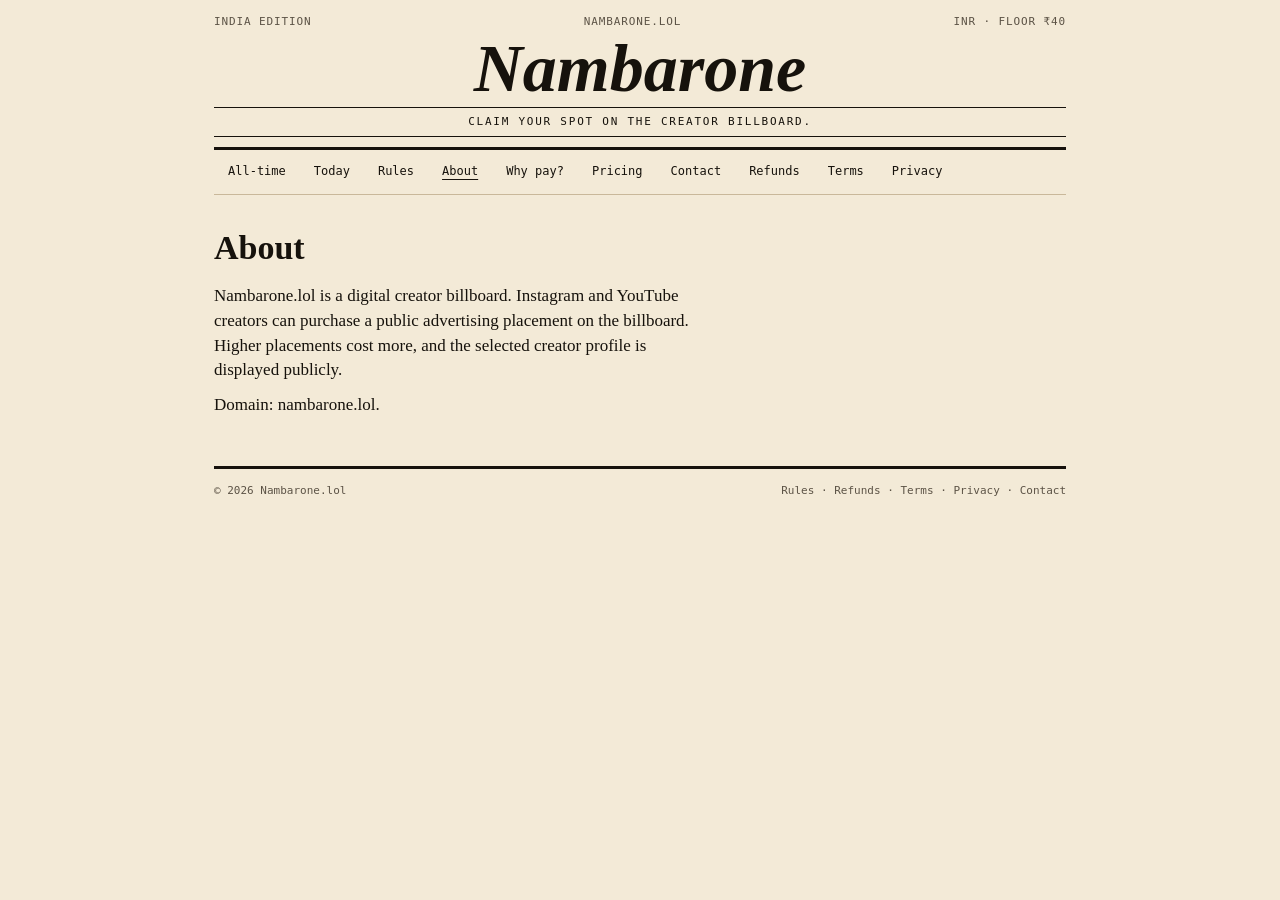
<file: about.html>
<!DOCTYPE html>
<html lang="en">
<head>
  <meta charset="UTF-8" />
  <meta name="viewport" content="width=device-width, initial-scale=1" />
  
  <link rel="icon" href="favicon.svg" type="image/svg+xml" />
  <link rel="icon" href="favicon.ico" sizes="32x32" />
  <link rel="apple-touch-icon" href="favicon.svg" />
  <meta property="og:type" content="website" />
  <meta property="og:site_name" content="Nambarone.lol" />
  <meta property="og:title" content="Nambarone.lol — Claim your spot on the creator billboard." />
  <meta property="og:description" content="Public ranking sheet for Indian Instagram and YouTube creators. Rank is what you pay. Floor ₹40." />
  <meta property="og:image" content="https://nambarone.lol/og.png" />
  <meta property="og:url" content="https://nambarone.lol/" />
  <meta name="twitter:card" content="summary_large_image" />
  <meta name="twitter:title" content="Nambarone.lol — Claim your spot on the creator billboard." />
  <meta name="twitter:description" content="Public ranking sheet for Indian Instagram and YouTube creators. Rank is what you pay. Floor ₹40." />
  <meta name="twitter:image" content="https://nambarone.lol/og.png" />
  <meta name="theme-color" content="#f3ead7" />
  <meta name="description" content="Digital creator billboard for Indian Instagram and YouTube creators. Claim a public placement from ₹40." />
  <title>About — Nambarone.lol</title>
  <style>
:root {
  --paper: #f3ead7;
  --ink: #16120c;
  --muted: #5c5346;
  --rule: #c9b89a;
  --red: #c1121f;
  --red-d: #8b0d16;
  --cream: #fff8ea;
}
* { box-sizing: border-box; margin: 0; padding: 0; }
html, body { background: var(--paper); color: var(--ink); min-height: 100vh; }
body { font-family: Georgia, "Times New Roman", serif; line-height: 1.45; }
a { color: inherit; text-decoration: none; }
.mast { border-bottom: 3px solid var(--ink); padding: 14px 0 10px; }
.mast-top {
  display: flex; justify-content: space-between; align-items: baseline; gap: 8px; flex-wrap: wrap;
  font-family: ui-monospace, Menlo, Consolas, monospace;
  font-size: 11px; letter-spacing: 0.08em; text-transform: uppercase; color: var(--muted);
}
.wordmark {
  font-family: Georgia, "Times New Roman", serif; font-style: italic;
  font-size: clamp(40px, 8vw, 68px); line-height: 0.9; text-align: center;
  padding: 8px 0 4px; font-weight: 700;
}
.tagline {
  text-align: center;
  font-family: ui-monospace, Menlo, Consolas, monospace;
  font-size: 11px; letter-spacing: 0.16em; text-transform: uppercase;
  border-top: 1px solid var(--ink); border-bottom: 1px solid var(--ink);
  padding: 6px 0; margin-top: 4px;
}
nav.ed {
  display: flex; flex-wrap: wrap; justify-content: center;
  font-family: ui-monospace, Menlo, Consolas, monospace; font-size: 12px;
  border-bottom: 1px solid var(--rule);
}
nav.ed a { padding: 10px 12px; }
nav.ed a.on, nav.ed a:hover { text-decoration: underline; text-underline-offset: 4px; }
.sheet { max-width: 880px; margin: 0 auto; padding: 0 18px 72px; }
.kicker {
  font-family: ui-monospace, Menlo, Consolas, monospace; font-size: 11px;
  letter-spacing: 0.16em; text-transform: uppercase; color: var(--red);
  margin: 28px 0 8px;
}
h1.hed { font-size: clamp(28px, 5vw, 44px); font-weight: 700; letter-spacing: -0.03em; line-height: 1.05; }
.deck { margin: 10px 0 22px; color: var(--muted); max-width: 58ch; font-size: 18px; }
.stats { display: grid; grid-template-columns: repeat(3, 1fr); border: 1px solid var(--ink); margin: 18px 0 28px; }
.stat { padding: 12px 14px; border-right: 1px solid var(--ink); }
.stat:last-child { border-right: 0; }
.stat b { display: block; font-size: 22px; font-variant-numeric: tabular-nums; }
.stat span {
  font-family: ui-monospace, Menlo, Consolas, monospace; font-size: 10px;
  letter-spacing: 0.1em; text-transform: uppercase; color: var(--muted);
}
@media (max-width: 640px) {
  .stats { grid-template-columns: 1fr; }
  .stat { border-right: 0; border-bottom: 1px solid var(--ink); }
}
.claim { background: var(--cream); border: 1px solid var(--ink); padding: 16px; margin-bottom: 28px; }
.claim h2 {
  font-family: ui-monospace, Menlo, Consolas, monospace; font-size: 11px;
  letter-spacing: 0.14em; text-transform: uppercase; margin-bottom: 12px;
}
.grid3 { display: grid; grid-template-columns: 1fr 150px 210px; gap: 8px; }
@media (max-width: 700px) { .grid3 { grid-template-columns: 1fr; } }
input, select, textarea, button {
  font: 15px/1.3 ui-monospace, Menlo, Consolas, monospace;
  border: 1px solid var(--ink); background: #fff; color: var(--ink);
  padding: 10px; border-radius: 0;
}
textarea { width: 100%; min-height: 120px; font-family: Georgia, serif; }
.amt { display: flex; }
.amt button { width: 40px; cursor: pointer; background: var(--paper); }
.amt input { flex: 1; min-width: 0; }
.actions { display: flex; flex-wrap: wrap; gap: 8px; margin-top: 10px; align-items: center; }
button.go { background: var(--red); color: #fff; border-color: var(--red-d); font-weight: 600; cursor: pointer; }
button.quiet { background: transparent; cursor: pointer; }
.fine { font-family: ui-monospace, Menlo, Consolas, monospace; font-size: 11px; color: var(--muted); margin-top: 8px; }
.filters { display: flex; flex-wrap: wrap; gap: 6px; margin: 0 0 14px; }
.filters button {
  background: transparent; cursor: pointer; font-size: 11px;
  letter-spacing: 0.06em; text-transform: uppercase; padding: 6px 8px;
}
.filters button.on { background: var(--ink); color: var(--paper); }
table.board { width: 100%; border-collapse: collapse; font-size: 16px; }
table.board th {
  font-family: ui-monospace, Menlo, Consolas, monospace; font-size: 10px;
  letter-spacing: 0.12em; text-transform: uppercase; text-align: left;
  border-bottom: 2px solid var(--ink); padding: 8px 6px;
}
table.board td { padding: 12px 6px; border-bottom: 1px solid var(--rule); vertical-align: top; }
table.board tr.one td { background: #f7d7d4; }
.r { font-family: ui-monospace, Menlo, Consolas, monospace; font-weight: 600; color: var(--red); width: 48px; }
.name { font-weight: 700; }
.sub { display: block; font-size: 13px; color: var(--muted); font-family: ui-monospace, Menlo, Consolas, monospace; }
.money { font-variant-numeric: tabular-nums; font-weight: 700; white-space: nowrap; }
.take { font-family: ui-monospace, Menlo, Consolas, monospace; font-size: 11px; text-decoration: underline; cursor: pointer; color: var(--red); }
.prose { max-width: 62ch; }
.prose h1 { font-size: 34px; margin: 28px 0 12px; }
.prose h2 { font-size: 22px; margin: 22px 0 8px; }
.prose p, .prose li { margin-bottom: 10px; font-size: 17px; }
.prose ul { padding-left: 20px; }
.prose a { color: var(--red); text-decoration: underline; }
.act { font-size: 15px; padding: 8px 0; border-bottom: 1px dotted var(--rule); }
footer.col {
  margin-top: 48px; padding-top: 14px; border-top: 3px solid var(--ink);
  display: flex; justify-content: space-between; gap: 12px; flex-wrap: wrap;
  font-family: ui-monospace, Menlo, Consolas, monospace; font-size: 11px; color: var(--muted);
}
.toast {
  position: fixed; bottom: 16px; left: 50%; transform: translateX(-50%);
  background: var(--ink); color: var(--paper); padding: 10px 14px;
  font-family: ui-monospace, Menlo, Consolas, monospace; font-size: 12px; display: none; z-index: 9;
}

.who { display: flex; gap: 10px; align-items: flex-start; }
.avatar {
  width: 44px; height: 44px; object-fit: cover; flex: none;
  border: 1px solid var(--ink); background: #ddd;
}
.avatar.lg { width: 64px; height: 64px; }

html { -webkit-text-size-adjust: 100%; }
.sheet { padding-left: 14px; padding-right: 14px; }
button.go, button.quiet, .take, nav.ed a { min-height: 44px; display: inline-flex; align-items: center; }
input, select, button { font-size: 16px; } /* prevent iOS zoom */
nav.ed {
  justify-content: flex-start;
  overflow-x: auto;
  -webkit-overflow-scrolling: touch;
  flex-wrap: nowrap;
  scrollbar-width: none;
}
nav.ed::-webkit-scrollbar { display: none; }
nav.ed a { white-space: nowrap; padding: 12px 14px; }

@media (max-width: 760px) {
  .wordmark { font-size: 42px; padding: 10px 0 6px; }
  .tagline { letter-spacing: 0.08em; font-size: 10px; padding: 8px 4px; }
  h1.hed { font-size: 28px; }
  .deck { font-size: 16px; }
  .mast-top { justify-content: center; text-align: center; }
  .claim { padding: 14px; }
  .grid3 { grid-template-columns: 1fr; }
  .amt { width: 100%; }
  .actions { flex-direction: column; align-items: stretch; }
  .actions button { width: 100%; justify-content: center; }
  .filters { overflow-x: auto; flex-wrap: nowrap; -webkit-overflow-scrolling: touch; }
  .filters button { flex: none; }

  table.board thead { display: none; }
  table.board, table.board tbody { display: block; width: 100%; }
  table.board tr {
    display: grid;
    grid-template-columns: 52px 1fr;
    grid-template-areas:
      "rank who"
      "meta meta"
      "take take";
    gap: 8px 10px;
    border: 1px solid var(--ink);
    margin: 0 0 10px;
    padding: 12px;
    background: var(--cream);
  }
  table.board tr.one { background: #f7d7d4; }
  table.board td { border: 0; padding: 0; }
  table.board td.r {
    grid-area: rank; font-size: 22px; padding-top: 6px;
  }
  table.board td:nth-child(2) { grid-area: who; }
  table.board td.money,
  table.board td:nth-child(6) { display: none; }
  table.board td.money:nth-child(3),
  table.board td.money:nth-child(4),
  table.board td.money:nth-child(5) {
    display: inline;
  }
  .mob-meta { grid-area: meta; display: flex; flex-wrap: wrap; gap: 8px 14px; font-family: ui-monospace, Menlo, Consolas, monospace; font-size: 12px; }
  .mob-take { grid-area: take; }
  .mob-take .take {
    display: flex; justify-content: center; width: 100%;
    border: 1px solid var(--ink); padding: 10px; text-decoration: none;
    background: #fff;
  }
  .avatar { width: 48px; height: 48px; }
  footer.col { flex-direction: column; }
}

@media (min-width: 761px) {
  .mob-meta, .mob-take { display: none; }
}

.visits {
  display: block; margin-top: 6px;
  font-family: ui-monospace, Menlo, Consolas, monospace;
  font-size: 11px; color: var(--red); letter-spacing: 0.02em;
}
.visits b { font-size: 13px; }
a.name { font-weight: 700; }
a.name:hover, .who a:hover { text-decoration: underline; }

.take.share { display: block; margin-top: 6px; color: var(--ink); }
.slip-wrap {
  display: none; position: fixed; inset: 0; background: rgba(22,18,12,.45);
  z-index: 30; align-items: center; justify-content: center; padding: 18px;
}
.slip {
  width: min(420px, 100%); background: var(--paper); border: 2px solid var(--ink);
  padding: 20px 18px 16px; position: relative;
  box-shadow: 6px 8px 0 #16120c;
}
.slip h3 { font-size: 26px; line-height: 1.1; margin: 4px 0 10px; }
.slip-name { font-weight: 700; font-size: 18px; }
.slip-x {
  position: absolute; top: 8px; right: 8px; background: transparent; cursor: pointer;
}
.slip-shares { display: flex; flex-wrap: wrap; gap: 8px; margin: 14px 0 8px; }
.slip-shares button {
  background: var(--cream); cursor: pointer;
}
@media (max-width: 760px) {
  .mob-take .take.share { margin-top: 8px; }
}
.launch-note { border: 1px dashed var(--red); padding: 10px 12px; margin: 18px 0; font-family: ui-monospace, Menlo, Consolas, monospace; font-size: 12px; background: #fff8ea; }
.launch-note b { color: var(--red); }
</style>
</head>
<body>
  <div class="sheet">
    <header class="mast">
      <div class="mast-top">
        <span>India edition</span>
        <span>nambarone.lol</span>
        <span>INR · floor ₹40</span>
      </div>
      <div class="wordmark"><a href="index.html">Nambarone</a></div>
      <div class="tagline">Claim your spot on the creator billboard.</div>
    </header>
    <nav class="ed">
      <a class="" href="index.html">All-time</a>
<a class="" href="today.html">Today</a>
<a class="" href="rules.html">Rules</a>
<a class="on" href="about.html">About</a>
<a class="" href="why-pay.html">Why pay?</a>
<a class="" href="pricing.html">Pricing</a>
<a class="" href="contact.html">Contact</a>
<a class="" href="refund.html">Refunds</a>
<a class="" href="terms.html">Terms</a>
<a class="" href="privacy.html">Privacy</a>
    </nav>
    
    <article class="prose">
      <h1>About</h1>
      <p>Nambarone.lol is a digital creator billboard. Instagram and YouTube creators can purchase a public advertising placement on the billboard. Higher placements cost more, and the selected creator profile is displayed publicly.</p>
      <p>Domain: nambarone.lol.</p>
    </article>

    <footer class="col">
      <div>© 2026 Nambarone.lol</div>
      <div><a href="rules.html">Rules</a> · <a href="refund.html">Refunds</a> · <a href="terms.html">Terms</a> · <a href="privacy.html">Privacy</a> · <a href="contact.html">Contact</a></div>
    </footer>
  </div>
  <div class="toast" id="toast"></div>
  
</body>
</html>
</file>
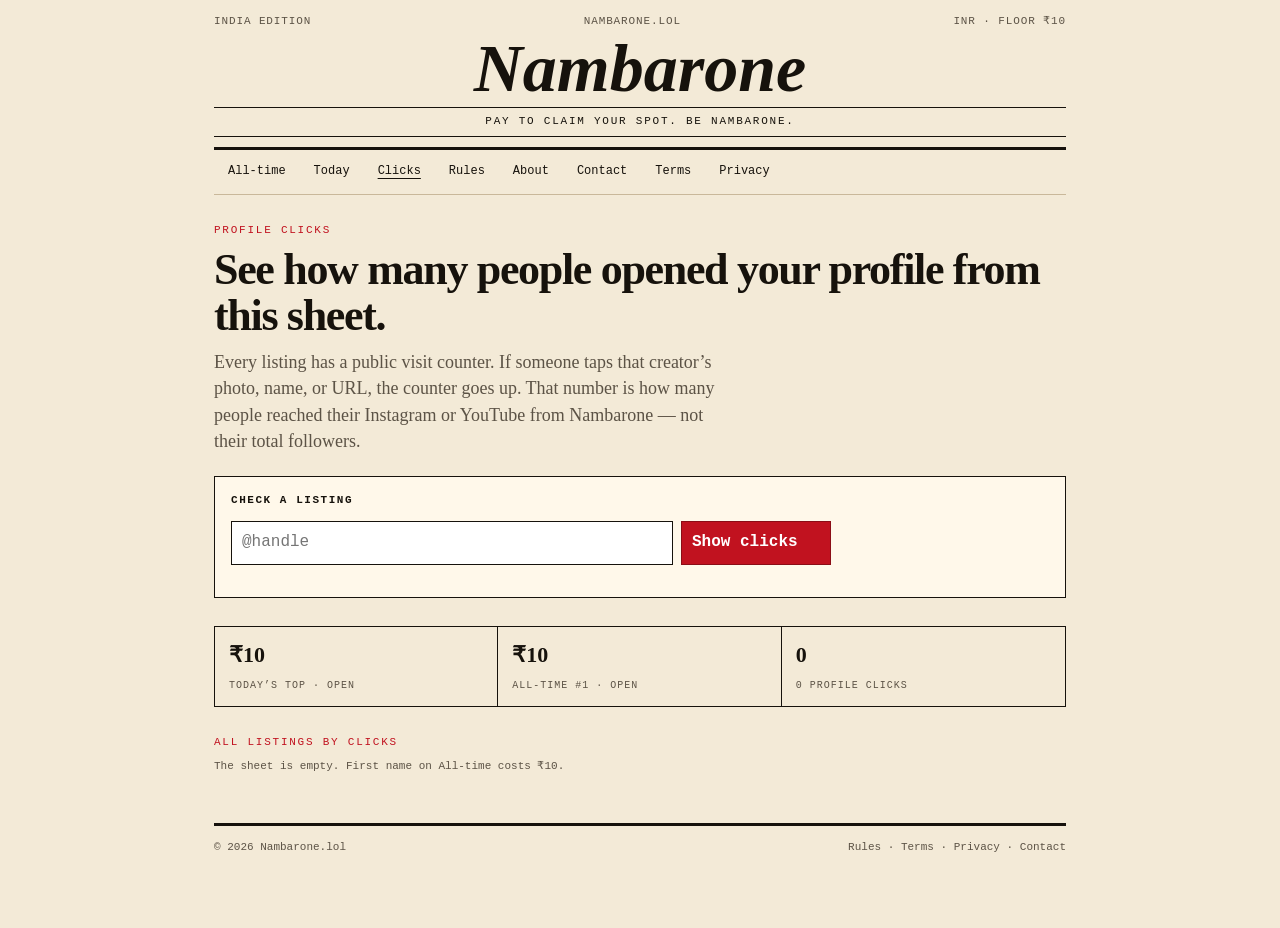
<file: clicks.html>
<!DOCTYPE html>
<html lang="en">
<head>
  <meta charset="UTF-8" />
  <meta name="viewport" content="width=device-width, initial-scale=1" />
  
  <link rel="icon" href="favicon.svg" type="image/svg+xml" />
  <link rel="icon" href="favicon.ico" sizes="32x32" />
  <link rel="apple-touch-icon" href="favicon.svg" />
  <meta property="og:type" content="website" />
  <meta property="og:site_name" content="Nambarone.lol" />
  <meta property="og:title" content="Nambarone.lol — Pay to claim your spot. Be Nambarone." />
  <meta property="og:description" content="Public ranking sheet for Indian Instagram and YouTube creators. Rank is what you pay. Floor ₹10." />
  <meta property="og:image" content="https://nambarone.lol/og.png" />
  <meta property="og:url" content="https://nambarone.lol/" />
  <meta name="twitter:card" content="summary_large_image" />
  <meta name="twitter:title" content="Nambarone.lol — Pay to claim your spot. Be Nambarone." />
  <meta name="twitter:description" content="Public ranking sheet for Indian Instagram and YouTube creators. Rank is what you pay. Floor ₹10." />
  <meta name="twitter:image" content="https://nambarone.lol/og.png" />
  <meta name="theme-color" content="#f3ead7" />
  <meta name="description" content="Pay to claim your spot and be Nambarone. Public ranking sheet for Indian Instagram and YouTube creators. Floor ₹10." />
  <title>Nambarone.lol — Clicks</title>
  <style>
:root {
  --paper: #f3ead7;
  --ink: #16120c;
  --muted: #5c5346;
  --rule: #c9b89a;
  --red: #c1121f;
  --red-d: #8b0d16;
  --cream: #fff8ea;
}
* { box-sizing: border-box; margin: 0; padding: 0; }
html, body { background: var(--paper); color: var(--ink); min-height: 100vh; }
body { font-family: Georgia, "Times New Roman", serif; line-height: 1.45; }
a { color: inherit; text-decoration: none; }
.mast { border-bottom: 3px solid var(--ink); padding: 14px 0 10px; }
.mast-top {
  display: flex; justify-content: space-between; align-items: baseline; gap: 8px; flex-wrap: wrap;
  font-family: ui-monospace, Menlo, Consolas, monospace;
  font-size: 11px; letter-spacing: 0.08em; text-transform: uppercase; color: var(--muted);
}
.wordmark {
  font-family: Georgia, "Times New Roman", serif; font-style: italic;
  font-size: clamp(40px, 8vw, 68px); line-height: 0.9; text-align: center;
  padding: 8px 0 4px; font-weight: 700;
}
.tagline {
  text-align: center;
  font-family: ui-monospace, Menlo, Consolas, monospace;
  font-size: 11px; letter-spacing: 0.16em; text-transform: uppercase;
  border-top: 1px solid var(--ink); border-bottom: 1px solid var(--ink);
  padding: 6px 0; margin-top: 4px;
}
nav.ed {
  display: flex; flex-wrap: wrap; justify-content: center;
  font-family: ui-monospace, Menlo, Consolas, monospace; font-size: 12px;
  border-bottom: 1px solid var(--rule);
}
nav.ed a { padding: 10px 12px; }
nav.ed a.on, nav.ed a:hover { text-decoration: underline; text-underline-offset: 4px; }
.sheet { max-width: 880px; margin: 0 auto; padding: 0 18px 72px; }
.kicker {
  font-family: ui-monospace, Menlo, Consolas, monospace; font-size: 11px;
  letter-spacing: 0.16em; text-transform: uppercase; color: var(--red);
  margin: 28px 0 8px;
}
h1.hed { font-size: clamp(28px, 5vw, 44px); font-weight: 700; letter-spacing: -0.03em; line-height: 1.05; }
.deck { margin: 10px 0 22px; color: var(--muted); max-width: 58ch; font-size: 18px; }
.stats { display: grid; grid-template-columns: repeat(3, 1fr); border: 1px solid var(--ink); margin: 18px 0 28px; }
.stat { padding: 12px 14px; border-right: 1px solid var(--ink); }
.stat:last-child { border-right: 0; }
.stat b { display: block; font-size: 22px; font-variant-numeric: tabular-nums; }
.stat span {
  font-family: ui-monospace, Menlo, Consolas, monospace; font-size: 10px;
  letter-spacing: 0.1em; text-transform: uppercase; color: var(--muted);
}
@media (max-width: 640px) {
  .stats { grid-template-columns: 1fr; }
  .stat { border-right: 0; border-bottom: 1px solid var(--ink); }
}
.claim { background: var(--cream); border: 1px solid var(--ink); padding: 16px; margin-bottom: 28px; }
.claim h2 {
  font-family: ui-monospace, Menlo, Consolas, monospace; font-size: 11px;
  letter-spacing: 0.14em; text-transform: uppercase; margin-bottom: 12px;
}
.grid3 { display: grid; grid-template-columns: 1fr 150px 210px; gap: 8px; }
@media (max-width: 700px) { .grid3 { grid-template-columns: 1fr; } }
input, select, textarea, button {
  font: 15px/1.3 ui-monospace, Menlo, Consolas, monospace;
  border: 1px solid var(--ink); background: #fff; color: var(--ink);
  padding: 10px; border-radius: 0;
}
textarea { width: 100%; min-height: 120px; font-family: Georgia, serif; }
.amt { display: flex; }
.amt button { width: 40px; cursor: pointer; background: var(--paper); }
.amt input { flex: 1; min-width: 0; }
.actions { display: flex; flex-wrap: wrap; gap: 8px; margin-top: 10px; align-items: center; }
button.go { background: var(--red); color: #fff; border-color: var(--red-d); font-weight: 600; cursor: pointer; }
button.quiet { background: transparent; cursor: pointer; }
.fine { font-family: ui-monospace, Menlo, Consolas, monospace; font-size: 11px; color: var(--muted); margin-top: 8px; }
.filters { display: flex; flex-wrap: wrap; gap: 6px; margin: 0 0 14px; }
.filters button {
  background: transparent; cursor: pointer; font-size: 11px;
  letter-spacing: 0.06em; text-transform: uppercase; padding: 6px 8px;
}
.filters button.on { background: var(--ink); color: var(--paper); }
table.board { width: 100%; border-collapse: collapse; font-size: 16px; }
table.board th {
  font-family: ui-monospace, Menlo, Consolas, monospace; font-size: 10px;
  letter-spacing: 0.12em; text-transform: uppercase; text-align: left;
  border-bottom: 2px solid var(--ink); padding: 8px 6px;
}
table.board td { padding: 12px 6px; border-bottom: 1px solid var(--rule); vertical-align: top; }
table.board tr.one td { background: #f7d7d4; }
.r { font-family: ui-monospace, Menlo, Consolas, monospace; font-weight: 600; color: var(--red); width: 48px; }
.name { font-weight: 700; }
.sub { display: block; font-size: 13px; color: var(--muted); font-family: ui-monospace, Menlo, Consolas, monospace; }
.money { font-variant-numeric: tabular-nums; font-weight: 700; white-space: nowrap; }
.take { font-family: ui-monospace, Menlo, Consolas, monospace; font-size: 11px; text-decoration: underline; cursor: pointer; color: var(--red); }
.prose { max-width: 62ch; }
.prose h1 { font-size: 34px; margin: 28px 0 12px; }
.prose h2 { font-size: 22px; margin: 22px 0 8px; }
.prose p, .prose li { margin-bottom: 10px; font-size: 17px; }
.prose ul { padding-left: 20px; }
.prose a { color: var(--red); text-decoration: underline; }
.act { font-size: 15px; padding: 8px 0; border-bottom: 1px dotted var(--rule); }
footer.col {
  margin-top: 48px; padding-top: 14px; border-top: 3px solid var(--ink);
  display: flex; justify-content: space-between; gap: 12px; flex-wrap: wrap;
  font-family: ui-monospace, Menlo, Consolas, monospace; font-size: 11px; color: var(--muted);
}
.toast {
  position: fixed; bottom: 16px; left: 50%; transform: translateX(-50%);
  background: var(--ink); color: var(--paper); padding: 10px 14px;
  font-family: ui-monospace, Menlo, Consolas, monospace; font-size: 12px; display: none; z-index: 9;
}

.who { display: flex; gap: 10px; align-items: flex-start; }
.avatar {
  width: 44px; height: 44px; object-fit: cover; flex: none;
  border: 1px solid var(--ink); background: #ddd;
}
.avatar.lg { width: 64px; height: 64px; }

html { -webkit-text-size-adjust: 100%; }
.sheet { padding-left: 14px; padding-right: 14px; }
button.go, button.quiet, .take, nav.ed a { min-height: 44px; display: inline-flex; align-items: center; }
input, select, button { font-size: 16px; } /* prevent iOS zoom */
nav.ed {
  justify-content: flex-start;
  overflow-x: auto;
  -webkit-overflow-scrolling: touch;
  flex-wrap: nowrap;
  scrollbar-width: none;
}
nav.ed::-webkit-scrollbar { display: none; }
nav.ed a { white-space: nowrap; padding: 12px 14px; }

@media (max-width: 760px) {
  .wordmark { font-size: 42px; padding: 10px 0 6px; }
  .tagline { letter-spacing: 0.08em; font-size: 10px; padding: 8px 4px; }
  h1.hed { font-size: 28px; }
  .deck { font-size: 16px; }
  .mast-top { justify-content: center; text-align: center; }
  .claim { padding: 14px; }
  .grid3 { grid-template-columns: 1fr; }
  .amt { width: 100%; }
  .actions { flex-direction: column; align-items: stretch; }
  .actions button { width: 100%; justify-content: center; }
  .filters { overflow-x: auto; flex-wrap: nowrap; -webkit-overflow-scrolling: touch; }
  .filters button { flex: none; }

  table.board thead { display: none; }
  table.board, table.board tbody { display: block; width: 100%; }
  table.board tr {
    display: grid;
    grid-template-columns: 52px 1fr;
    grid-template-areas:
      "rank who"
      "meta meta"
      "take take";
    gap: 8px 10px;
    border: 1px solid var(--ink);
    margin: 0 0 10px;
    padding: 12px;
    background: var(--cream);
  }
  table.board tr.one { background: #f7d7d4; }
  table.board td { border: 0; padding: 0; }
  table.board td.r {
    grid-area: rank; font-size: 22px; padding-top: 6px;
  }
  table.board td:nth-child(2) { grid-area: who; }
  table.board td.money,
  table.board td:nth-child(6) { display: none; }
  table.board td.money:nth-child(3),
  table.board td.money:nth-child(4),
  table.board td.money:nth-child(5) {
    display: inline;
  }
  .mob-meta { grid-area: meta; display: flex; flex-wrap: wrap; gap: 8px 14px; font-family: ui-monospace, Menlo, Consolas, monospace; font-size: 12px; }
  .mob-take { grid-area: take; }
  .mob-take .take {
    display: flex; justify-content: center; width: 100%;
    border: 1px solid var(--ink); padding: 10px; text-decoration: none;
    background: #fff;
  }
  .avatar { width: 48px; height: 48px; }
  footer.col { flex-direction: column; }
}

@media (min-width: 761px) {
  .mob-meta, .mob-take { display: none; }
}

.visits {
  display: block; margin-top: 6px;
  font-family: ui-monospace, Menlo, Consolas, monospace;
  font-size: 11px; color: var(--red); letter-spacing: 0.02em;
}
.visits b { font-size: 13px; }
a.name { font-weight: 700; }
a.name:hover, .who a:hover { text-decoration: underline; }

.take.share { display: block; margin-top: 6px; color: var(--ink); }
.slip-wrap {
  display: none; position: fixed; inset: 0; background: rgba(22,18,12,.45);
  z-index: 30; align-items: center; justify-content: center; padding: 18px;
}
.slip {
  width: min(420px, 100%); background: var(--paper); border: 2px solid var(--ink);
  padding: 20px 18px 16px; position: relative;
  box-shadow: 6px 8px 0 #16120c;
}
.slip h3 { font-size: 26px; line-height: 1.1; margin: 4px 0 10px; }
.slip-name { font-weight: 700; font-size: 18px; }
.slip-x {
  position: absolute; top: 8px; right: 8px; background: transparent; cursor: pointer;
}
.slip-shares { display: flex; flex-wrap: wrap; gap: 8px; margin: 14px 0 8px; }
.slip-shares button {
  background: var(--cream); cursor: pointer;
}
@media (max-width: 760px) {
  .mob-take .take.share { margin-top: 8px; }
}
.launch-note { border: 1px dashed var(--red); padding: 10px 12px; margin: 18px 0; font-family: ui-monospace, Menlo, Consolas, monospace; font-size: 12px; background: #fff8ea; }
.launch-note b { color: var(--red); }
</style>
</head>
<body data-board="all" data-sort="clicks">
  <div class="sheet">
    <header class="mast">
      <div class="mast-top">
        <span>India edition</span>
        <span>nambarone.lol</span>
        <span>INR · floor ₹10</span>
      </div>
      <div class="wordmark"><a href="index.html">Nambarone</a></div>
      <div class="tagline">Pay to claim your spot. Be Nambarone.</div>
    </header>
    <nav class="ed">
      <a class="" href="index.html">All-time</a>
<a class="" href="today.html">Today</a>
<a class="on" href="clicks.html">Clicks</a>
<a class="" href="rules.html">Rules</a>
<a class="" href="about.html">About</a>
<a class="" href="contact.html">Contact</a>
<a class="" href="terms.html">Terms</a>
<a class="" href="privacy.html">Privacy</a>
    </nav>
    
    <p class="kicker">Profile clicks</p>
    <h1 class="hed">See how many people opened your profile from this sheet.</h1>
    <p class="deck">Every listing has a public visit counter. If someone taps that creator’s photo, name, or URL, the counter goes up. That number is how many people reached their Instagram or YouTube from Nambarone — not their total followers.</p>
    <section class="claim">
      <h2>Check a listing</h2>
      <div class="grid3">
        <input id="lookup" placeholder="@handle" />
        <button class="go" id="lookupBtn" type="button">Show clicks</button>
      </div>
      <div id="lookupOut" style="margin-top:16px"></div>
    </section>
    <div class="stats" id="stats"></div>
    <p class="kicker">All listings by clicks</p>
    <div id="board"></div>

    <footer class="col">
      <div>© 2026 Nambarone.lol</div>
      <div><a href="rules.html">Rules</a> · <a href="terms.html">Terms</a> · <a href="privacy.html">Privacy</a> · <a href="contact.html">Contact</a></div>
    </footer>
  </div>
  <div class="toast" id="toast"></div>
  <script>
/* Nambarone pre-launch configuration.
   Payments are intentionally OFF until Cashfree KYC + production payment wiring are complete.
   If you use JSONBin during pre-launch, keep it READ-ONLY from the browser. Never put a write/master key in frontend code. */
window.NAMBARONE = {
  site: "https://nambarone.lol",
  launchMode: true,
  paymentsLive: false,
  jsonbinId: "",
  jsonbinKey: ""
};
</script>
<script>
(function () {
  const CATS = ["All","YouTube","Instagram","Shorts","Gaming","Comedy","Education","Tech","Finance","Fashion","Food","Fitness"];
  const storeKey = "nambarone_listings_v2";
  const actKey = "nambarone_activity_v2";
  let listings = JSON.parse(localStorage.getItem(storeKey) || "null") || [];
  let activity = JSON.parse(localStorage.getItem(actKey) || "null") || [];
  let filter = "All";
  const todayKey = new Date().toLocaleDateString("en-CA", { timeZone: "Asia/Kolkata" });
  let dirtyToday = false;
  listings.forEach(function(x){
    if (x.todayDate !== todayKey) {
      x.today = 0;
      x.clicksToday = 0;
      x.todayDate = todayKey;
      dirtyToday = true;
    }
  });
  if (dirtyToday) {
    localStorage.setItem(storeKey, JSON.stringify(listings));
  }
  const pageBoard = document.body.dataset.board || "all";
  const pageSort = document.body.dataset.sort || "money";

  function inr(n){ return "₹" + Number(n).toLocaleString("en-IN"); }
  function esc(v){
    return String(v ?? "").replace(/[&<>\"']/g, function(ch){
      return ({"&":"&amp;","<":"&lt;",">":"&gt;",'\"':"&quot;","'":"&#39;"})[ch];
    });
  }
  function safeUrl(raw){
    try {
      const u = new URL(raw, location.origin);
      return ["https:","http:"].includes(u.protocol) ? u.href : "#";
    } catch(e){ return "#"; }
  }
  function photoFor(x) {
    if (x.photo) return safeUrl(x.photo);
    const label = encodeURIComponent((x.name || x.handle || "N").slice(0, 24));
    return "https://ui-avatars.com/api/?name=" + label + "&background=c1121f&color=fff8ea&size=96&font-size=0.42&bold=true";
  }
  function hrefFor(platform) {
    const p = (platform || "").trim();
    if (!p) return "#";
    if (/^https?:\/\//i.test(p)) return safeUrl(p);
    if (p.includes("youtube.com") || p.includes("youtu.be") || p.includes("instagram.com")) return safeUrl("https://" + p.replace(/^\/+/, ""));
    if (p.startsWith("@")) return safeUrl("https://instagram.com/" + p.slice(1));
    return safeUrl("https://" + p.replace(/^\/+/, ""));
  }
  function cfg(){ return window.NAMBARONE || {}; }
  function save(){
    localStorage.setItem(storeKey, JSON.stringify(listings));
    localStorage.setItem(actKey, JSON.stringify(activity.slice(0, 50)));
    if (!cfg().launchMode) pushShared();
  }
  function pushShared(){
    const c = cfg();
    if (!c.jsonbinId || !c.jsonbinKey) return;
    fetch("https://api.jsonbin.io/v3/b/" + c.jsonbinId, {
      method: "PUT",
      headers: {
        "Content-Type": "application/json",
        "X-Master-Key": c.jsonbinKey
      },
      body: JSON.stringify({ listings: listings, activity: activity.slice(0, 50) })
    }).catch(function(){});
  }
  function pullShared(){
    const c = cfg();
    if (!c.jsonbinId) return Promise.resolve();
    const headers = { "X-Bin-Meta": "false" };
    if (c.jsonbinKey) headers["X-Master-Key"] = c.jsonbinKey;
    return fetch("https://api.jsonbin.io/v3/b/" + c.jsonbinId + "/latest", { headers: headers })
      .then(function(r){ return r.ok ? r.json() : null; })
      .then(function(data){
        const rec = data && (data.record || data);
        if (!rec) return;
        if (Array.isArray(rec.listings)) listings = rec.listings;
        if (Array.isArray(rec.activity)) activity = rec.activity;
        localStorage.setItem(storeKey, JSON.stringify(listings));
        localStorage.setItem(actKey, JSON.stringify(activity.slice(0, 50)));
        render();
      }).catch(function(){});
  }
  function score(x){ return pageBoard === "today" ? (x.today || 0) : (x.total || 0); }
  function listForBoard(){
    let rows = listings.slice();
    if (pageBoard === "today") rows = rows.filter(x => (x.today || 0) > 0);
    if (filter !== "All") rows = rows.filter(x => x.cat === filter);
    if (pageSort === "clicks") return rows.sort((a,b) => (b.clicks||0) - (a.clicks||0) || a.created - b.created);
    return rows.sort((a,b) => score(b) - score(a) || a.created - b.created);
  }
  function topFor(board){
    if (!listings.length) return 0;
    if (board === "today") return Math.max(0, ...listings.map(x => x.today || 0));
    return Math.max(0, ...listings.map(x => x.total || 0));
  }
  function leader(board){
    const field = board === "today" ? "today" : "total";
    const m = topFor(board);
    if (!m) return null;
    return listings.filter(x => (x[field]||0) === m).sort((a,b)=>a.created-b.created)[0];
  }
  function toast(msg){
    let el = document.getElementById("toast");
    if (!el) { el = document.createElement("div"); el.id = "toast"; el.className = "toast"; document.body.appendChild(el); }
    el.textContent = msg; el.style.display = "block";
    setTimeout(() => el.style.display = "none", 2800);
  }
  function setAmt(n){
    const input = document.getElementById("amount");
    if (input) input.value = Math.max(10, Math.floor(Number(n) || 10));
  }
  function findListing(raw) {
    const key = (raw || "").trim().toLowerCase();
    if (!key) return null;
    return listings.find(x =>
      x.handle.toLowerCase() === key ||
      x.handle.toLowerCase() === "@" + key ||
      (x.platform || "").toLowerCase() === key ||
      (x.platform || "").toLowerCase().includes(key.replace(/^@/, ""))
    ) || null;
  }

  window.nambarTake = function (handle, amt) {
    const h = document.getElementById("handle");
    if (h) h.value = handle;
    setAmt(amt);
    document.getElementById("claim")?.scrollIntoView({ behavior: "smooth" });
  };

  function pageUrl(){
    try { return location.href.split("#")[0]; } catch(e) { return "https://nambarone.lol/"; }
  }
  function shareCopy(row, rank){
    const r = rank || "—";
    return "Pay to claim your spot and be Nambarone.\n" +
      row.name + " is #" + r + " on Nambarone.lol · " + (row.handle||"") + "\n" +
      "Visits from the sheet: " + (row.clicks||0) + "\n" +
      pageUrl();
  }
  function shareUrl(row, rank){
    return pageUrl() + "#c=" + encodeURIComponent(row.handle||row.id);
  }
  window.nambarShare = function (id, where) {
    const ranked = listForBoard();
    const row = listings.find(x => String(x.id) === String(id));
    if (!row) return;
    const rank = ranked.findIndex(x => x.id === row.id) + 1 || "—";
    const text = shareCopy(row, rank);
    const url = shareUrl(row, rank);
    if (where === "wa") {
      window.open("https://wa.me/?text=" + encodeURIComponent(text), "_blank");
    } else if (where === "x") {
      window.open("https://x.com/intent/post?text=" + encodeURIComponent(text), "_blank");
    } else if (where === "tg") {
      window.open("https://t.me/share/url?url=" + encodeURIComponent(url) + "&text=" + encodeURIComponent(text), "_blank");
    } else if (where === "copy") {
      if (navigator.clipboard) navigator.clipboard.writeText(text);
      toast("Slip copied. Paste it on Instagram, YouTube, or anywhere else.");
    }
    showSlip(row, rank);
  };
  function showSlip(row, rank){
    let slip = document.getElementById("slip");
    if (!slip) {
      slip = document.createElement("div");
      slip.id = "slip";
      slip.className = "slip-wrap";
      document.body.appendChild(slip);
    }
    const url = shareUrl(row, rank);
    slip.innerHTML = `<div class="slip">
      <button class="slip-x" type="button" onclick="document.getElementById('slip').style.display='none'">Close</button>
      <p class="kicker">Clipping</p>
      <h3>Pay to claim your spot.<br>Be Nambarone.</h3>
      <p class="slip-name">${row.name} · ${row.handle}</p>
      <p>Rank #${rank} · ${row.cat || ""} · Visits from this sheet ${row.clicks||0}</p>
      <p class="fine">${url}</p>
      <div class="slip-shares">
        <button type="button" onclick="nambarShare('${row.id}','wa')">WhatsApp</button>
        <button type="button" onclick="nambarShare('${row.id}','x')">X</button>
        <button type="button" onclick="nambarShare('${row.id}','tg')">Telegram</button>
        <button type="button" onclick="nambarShare('${row.id}','copy')">Copy slip</button>
      </div>
      <p class="fine">Paste the slip on Instagram Stories, YouTube community, or your bio.</p>
    </div>`;
    slip.style.display = "flex";
  }

  window.nambarClick = function (id) {
    const row = listings.find(x => String(x.id) === String(id));
    if (!row) return;
    if (row.todayDate !== todayKey) { row.today = 0; row.clicksToday = 0; row.todayDate = todayKey; }
    row.clicks = (row.clicks || 0) + 1;
    row.clicksToday = (row.clicksToday || 0) + 1;
    save();
    render();
  };

  function renderStats(){
    const el = document.getElementById("stats");
    if (!el) return;
    const t = topFor("today"), a = topFor("all");
    const tw = leader("today"), aw = leader("all");
    const clicks = listings.reduce((s,x)=>s+(x.clicks||0),0);
    el.innerHTML = `
      <div class="stat"><b>${t ? inr(t) : "₹10"}</b><span>Today’s top${tw && t ? " · " + tw.name : " · open"}</span></div>
      <div class="stat"><b>${a ? inr(a) : "₹10"}</b><span>All-time #1${aw && a ? " · " + aw.name : " · open"}</span></div>
      <div class="stat"><b>${listings.length}</b><span>${clicks} profile clicks</span></div>`;
  }
  function renderFilters(){
    const el = document.getElementById("filters");
    if (!el) return;
    el.innerHTML = CATS.map(c => `<button type="button" class="${c===filter?"on":""}" data-c="${c}">${c}</button>`).join("");
    el.querySelectorAll("button").forEach(b => b.onclick = () => { filter = b.dataset.c; render(); });
  }
  function renderBoard(){
    const el = document.getElementById("board");
    if (!el) return;
    const rows = listForBoard();
    const top = pageBoard === "today" ? topFor("today") : topFor("all");
    if (!rows.length) {
      el.innerHTML = `<p class="fine">The sheet is empty. First name on ${pageBoard === "today" ? "Today" : "All-time"} costs ₹10.</p>`;
      return;
    }
    el.innerHTML = `<table class="board">
      <thead><tr>
        <th>Rank</th><th>Creator</th><th>Today</th><th>All-time</th><th>Clicks</th><th></th>
      </tr></thead>
      <tbody>
        ${rows.map((x,i) => {
          const rank = i + 1;
          const steal = Math.max(10, (rank === 1 ? top + 1 : score(x) + 1));
          const url = hrefFor(x.platform);
          const safeId = esc(x.id);
          const safeHandle = esc(x.handle);
          const safeName = esc(x.name);
          const safeCat = esc(x.cat);
          const safePlatform = esc(x.platform);
          return `<tr class="${rank===1?"one":""}">
            <td class="r">#${rank}</td>
            <td>
              <div class="who">
                <a href="${url}" target="_blank" rel="noopener" onclick="nambarClick('${safeId}')">
                  <img class="avatar" src="${photoFor(x)}" alt="" loading="lazy" />
                </a>
                <div>
                  <a class="name" href="${url}" target="_blank" rel="noopener" onclick="nambarClick('${safeId}')">${safeName}</a>
                  <span class="sub">${safeHandle} · ${safeCat}</span>
                  <a class="sub" href="${url}" target="_blank" rel="noopener" onclick="nambarClick('${safeId}')">${safePlatform}</a>
                  <span class="visits">Visits from Nambarone · <b>${x.clicks||0}</b> total · ${x.clicksToday||0} today</span>
                </div>
              </div>
            </td>
            <td class="money">${inr(x.today||0)}</td>
            <td class="money">${inr(x.total||0)}</td>
            <td class="money">${x.clicks||0}<span class="sub">from here</span></td>
            <td>
              <span class="take" onclick="nambarTake('${safeHandle}', ${steal})">${cfg().paymentsLive ? "Take" : "Try"} · ${inr(steal)}</span>
              <span class="take share" onclick="nambarShare('${safeId}','copy')">Share slip</span>
            </td>
            <td class="mob-meta">
              <span>Today ${inr(x.today||0)}</span>
              <span>All-time ${inr(x.total||0)}</span>
              <span>Visits from here ${x.clicks||0}</span>
            </td>
            <td class="mob-take">
              <span class="take" onclick="nambarTake('${safeHandle}', ${steal})">${cfg().paymentsLive ? "Take this rank" : "Try this rank"} · ${inr(steal)}</span>
              <span class="take share" onclick="nambarShare('${safeId}','copy')">Share this slip</span>
            </td>
          </tr>`;
        }).join("")}
      </tbody>
    </table>`;
  }
  function renderActivity(){
    const el = document.getElementById("activity");
    if (!el) return;
    if (!activity.length) {
      el.innerHTML = `<p class="fine">No live payments yet. This is the free pre-launch board.</p>`;
      return;
    }
    el.innerHTML = activity.map(a =>
      `<div class="act"><b>${a.name}</b> paid ${inr(a.bid)} · #${a.rank} on ${a.board || "all-time"} · ${a.t}</div>`
    ).join("");
  }
  function renderNeed(){
    const el = document.getElementById("needHint");
    if (!el) return;
    const need = Math.max(10, topFor(pageBoard) + 1);
    el.textContent = (pageBoard === "today" ? "Today" : "All-time") + " #1 costs " + inr(need);
  }
  function renderLookup(){
    const out = document.getElementById("lookupOut");
    if (!out) return;
    const q = (document.getElementById("lookup")?.value || "").trim();
    if (!q) { out.innerHTML = ""; return; }
    const row = findListing(q);
    if (!row) {
      out.innerHTML = `<p class="fine">No listing for ${q}.</p>`;
      return;
    }
    const rankedAll = listings.slice().sort((a,b)=> (b.total||0)-(a.total||0) || a.created-b.created);
    const rankedToday = listings.filter(x=>(x.today||0)>0).sort((a,b)=> (b.today||0)-(a.today||0) || a.created-b.created);
    out.innerHTML = `<table class="board"><tbody>
      <tr><td>Photo</td><td><img class="avatar lg" src="${photoFor(row)}" alt="" /></td></tr>
      <tr><td>Creator</td><td class="name">${row.name} · ${row.handle}</td></tr>
      <tr><td>All-time rank</td><td>#${rankedAll.findIndex(x=>x.id===row.id)+1} · ${inr(row.total||0)}</td></tr>
      <tr><td>Today rank</td><td>${rankedToday.findIndex(x=>x.id===row.id)>=0 ? "#"+ (rankedToday.findIndex(x=>x.id===row.id)+1) : "—"} · ${inr(row.today||0)}</td></tr>
      <tr><td>Visits from Nambarone</td><td>${row.clicks||0} people opened this profile from the sheet · ${row.clicksToday||0} today</td></tr>
      <tr><td>Link</td><td><a href="${hrefFor(row.platform)}" target="_blank" rel="noopener" onclick="nambarClick('${row.id}')">${row.platform}</a></td></tr>
    </tbody></table>`;
  }
  function render(){
    renderStats(); renderFilters(); renderBoard(); renderActivity(); renderNeed(); renderLookup();
  }

  document.getElementById("plus")?.addEventListener("click", () => setAmt(Number(document.getElementById("amount").value) + 1));
  document.getElementById("minus")?.addEventListener("click", () => setAmt(Number(document.getElementById("amount").value) - 1));
  document.getElementById("need1")?.addEventListener("click", () => setAmt(topFor(pageBoard) + 1));
  document.getElementById("lookupBtn")?.addEventListener("click", renderLookup);
  document.getElementById("lookup")?.addEventListener("keydown", e => { if (e.key === "Enter") { e.preventDefault(); renderLookup(); } });
  document.getElementById("pay")?.addEventListener("click", () => {
    if (!cfg().paymentsLive) {
      const rawPreview = (document.getElementById("handle")?.value || "").trim();
      if (!rawPreview) return toast("Add a creator handle to try the free pre-launch board.");
      const catPreview = document.getElementById("category")?.value || "YouTube";
      const photoPreview = (document.getElementById("photo")?.value || "").trim();
      let amtPreview = Math.floor(Number(document.getElementById("amount")?.value));
      if (!Number.isFinite(amtPreview) || amtPreview < 10) amtPreview = 10;
      let preview = findListing(rawPreview);
      if (preview) {
        if (preview.todayDate !== todayKey) { preview.today = 0; preview.clicksToday = 0; preview.todayDate = todayKey; }
        preview.today = (preview.today || 0) + amtPreview;
        preview.total = (preview.total || 0) + amtPreview;
        preview.cat = catPreview;
        if (photoPreview) preview.photo = photoPreview;
      } else {
        const handlePreview = rawPreview.startsWith("@") || rawPreview.includes("/") ? rawPreview : "@" + rawPreview;
        preview = { id: Date.now(), handle: handlePreview.includes("/") ? "@" + handlePreview.replace(/.*@/, "").split("/")[0] : handlePreview, name: rawPreview.replace(/^@/, "").split("/").pop(), cat: catPreview, total: amtPreview, today: amtPreview, todayDate: todayKey, clicks: 0, clicksToday: 0, desc: "Listed on Nambarone.lol.", platform: rawPreview, photo: photoPreview, created: Date.now() };
        listings.push(preview);
      }
      const rankedPreview = listForBoard();
      const rankPreview = rankedPreview.findIndex(x => x.id === preview.id) + 1;
      activity.unshift({ name: preview.name, rank: rankPreview, bid: amtPreview, t: "just now", board: pageBoard === "today" ? "today" : "all-time" });
      save(); render(); showSlip(preview, rankPreview);
      toast("Free pre-launch spot claimed. No money was charged.");
      return;
    }
    const raw = (document.getElementById("handle")?.value || "").trim();
    const cat = document.getElementById("category")?.value || "YouTube";
    const photo = (document.getElementById("photo")?.value || "").trim();
    let amt = Math.floor(Number(document.getElementById("amount")?.value));
    if (!raw) return toast("Add an Instagram or YouTube handle.");
    if (!Number.isFinite(amt) || amt < 10) return toast("Minimum bid is ₹10.");
    let row = findListing(raw);
    if (row) {
      if (row.todayDate !== todayKey) { row.today = 0; row.clicksToday = 0; row.todayDate = todayKey; }
      row.today = (row.today || 0) + amt;
      row.total = (row.total || 0) + amt;
      row.cat = cat;
      if (photo) row.photo = photo;
    } else {
      const handle = raw.startsWith("@") || raw.includes("/") ? raw : "@" + raw;
      row = {
        id: Date.now(),
        handle: handle.includes("/") ? "@" + handle.replace(/.*@/, "").split("/")[0] : handle,
        name: raw.replace(/^@/, "").split("/").pop(),
        cat, total: amt, today: amt, todayDate: todayKey, clicks: 0, clicksToday: 0,
        desc: "Listed on Nambarone.lol.",
        platform: raw,
        photo: photo || "",
        created: Date.now()
      };
      listings.push(row);
    }
    const ranked = listForBoard();
    const idx = ranked.findIndex(x => x.id === row.id);
    activity.unshift({ name: row.name, rank: idx >= 0 ? idx + 1 : "—", bid: amt, t: "just now", board: pageBoard === "today" ? "today" : "all-time" });
    save();
    render();
    toast("Spot claimed. Share the slip.");
    showSlip(row, idx >= 0 ? idx + 1 : "—");
  });

  render();
  pullShared();
})();
</script>
</body>
</html>
</file>
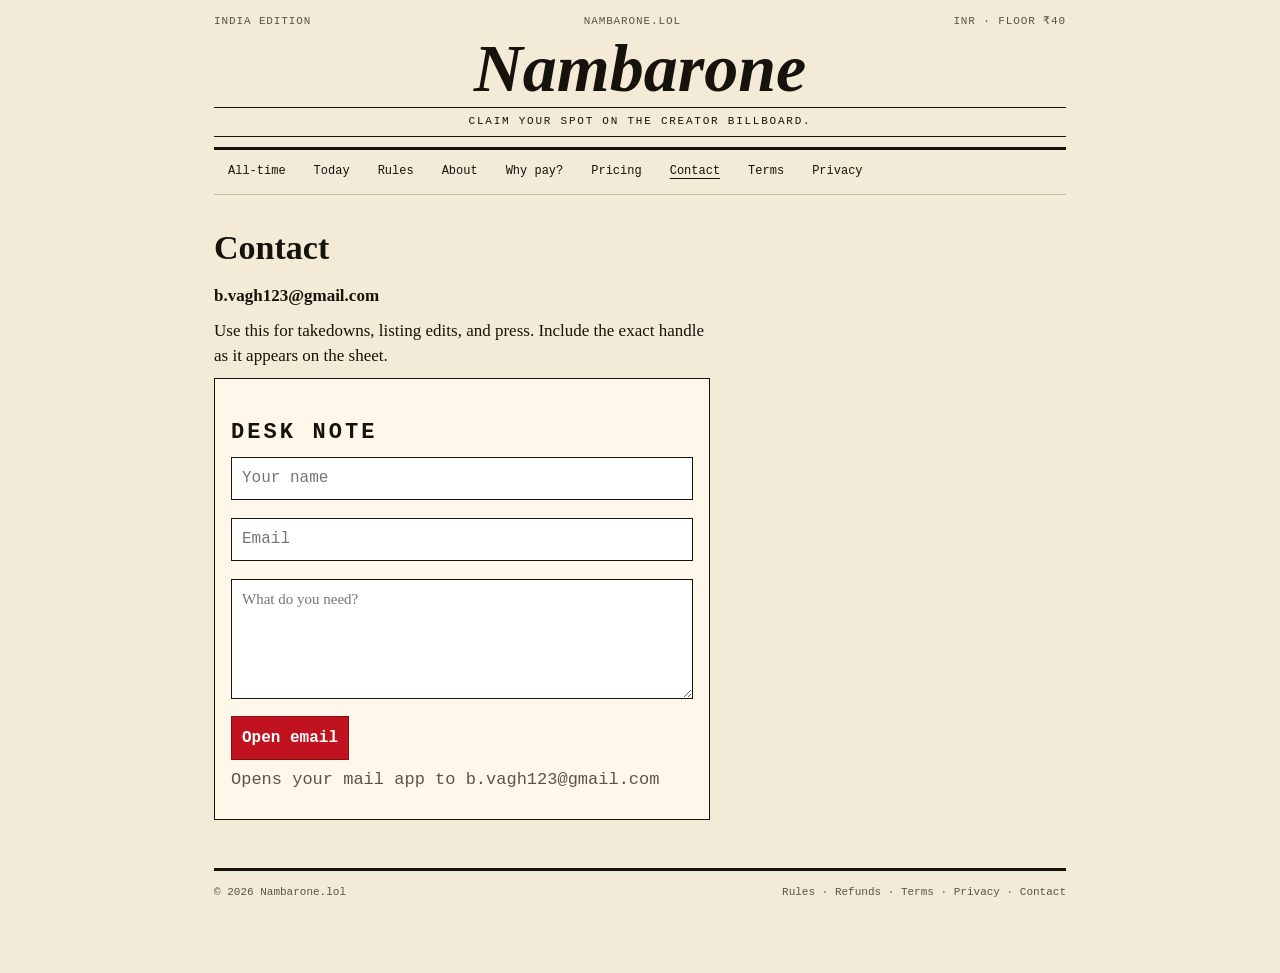
<file: contact.html>
<!DOCTYPE html>
<html lang="en">
<head>
  <meta charset="UTF-8" />
  <meta name="viewport" content="width=device-width, initial-scale=1" />
  
  <link rel="icon" href="favicon.svg" type="image/svg+xml" />
  <link rel="icon" href="favicon.ico" sizes="32x32" />
  <link rel="apple-touch-icon" href="favicon.svg" />
  <meta property="og:type" content="website" />
  <meta property="og:site_name" content="Nambarone.lol" />
  <meta property="og:title" content="Nambarone.lol — Claim your spot on the creator billboard." />
  <meta property="og:description" content="Public ranking sheet for Indian Instagram and YouTube creators. Rank is what you pay. Floor ₹40." />
  <meta property="og:image" content="https://nambarone.lol/og.png" />
  <meta property="og:url" content="https://nambarone.lol/" />
  <meta name="twitter:card" content="summary_large_image" />
  <meta name="twitter:title" content="Nambarone.lol — Claim your spot on the creator billboard." />
  <meta name="twitter:description" content="Public ranking sheet for Indian Instagram and YouTube creators. Rank is what you pay. Floor ₹40." />
  <meta name="twitter:image" content="https://nambarone.lol/og.png" />
  <meta name="theme-color" content="#f3ead7" />
  <meta name="description" content="Digital creator billboard for Indian Instagram and YouTube creators. Claim a public placement from ₹40." />
  <title>Contact — Nambarone.lol</title>
  <style>
:root {
  --paper: #f3ead7;
  --ink: #16120c;
  --muted: #5c5346;
  --rule: #c9b89a;
  --red: #c1121f;
  --red-d: #8b0d16;
  --cream: #fff8ea;
}
* { box-sizing: border-box; margin: 0; padding: 0; }
html, body { background: var(--paper); color: var(--ink); min-height: 100vh; }
body { font-family: Georgia, "Times New Roman", serif; line-height: 1.45; }
a { color: inherit; text-decoration: none; }
.mast { border-bottom: 3px solid var(--ink); padding: 14px 0 10px; }
.mast-top {
  display: flex; justify-content: space-between; align-items: baseline; gap: 8px; flex-wrap: wrap;
  font-family: ui-monospace, Menlo, Consolas, monospace;
  font-size: 11px; letter-spacing: 0.08em; text-transform: uppercase; color: var(--muted);
}
.wordmark {
  font-family: Georgia, "Times New Roman", serif; font-style: italic;
  font-size: clamp(40px, 8vw, 68px); line-height: 0.9; text-align: center;
  padding: 8px 0 4px; font-weight: 700;
}
.tagline {
  text-align: center;
  font-family: ui-monospace, Menlo, Consolas, monospace;
  font-size: 11px; letter-spacing: 0.16em; text-transform: uppercase;
  border-top: 1px solid var(--ink); border-bottom: 1px solid var(--ink);
  padding: 6px 0; margin-top: 4px;
}
nav.ed {
  display: flex; flex-wrap: wrap; justify-content: center;
  font-family: ui-monospace, Menlo, Consolas, monospace; font-size: 12px;
  border-bottom: 1px solid var(--rule);
}
nav.ed a { padding: 10px 12px; }
nav.ed a.on, nav.ed a:hover { text-decoration: underline; text-underline-offset: 4px; }
.sheet { max-width: 880px; margin: 0 auto; padding: 0 18px 72px; }
.kicker {
  font-family: ui-monospace, Menlo, Consolas, monospace; font-size: 11px;
  letter-spacing: 0.16em; text-transform: uppercase; color: var(--red);
  margin: 28px 0 8px;
}
h1.hed { font-size: clamp(28px, 5vw, 44px); font-weight: 700; letter-spacing: -0.03em; line-height: 1.05; }
.deck { margin: 10px 0 22px; color: var(--muted); max-width: 58ch; font-size: 18px; }
.stats { display: grid; grid-template-columns: repeat(3, 1fr); border: 1px solid var(--ink); margin: 18px 0 28px; }
.stat { padding: 12px 14px; border-right: 1px solid var(--ink); }
.stat:last-child { border-right: 0; }
.stat b { display: block; font-size: 22px; font-variant-numeric: tabular-nums; }
.stat span {
  font-family: ui-monospace, Menlo, Consolas, monospace; font-size: 10px;
  letter-spacing: 0.1em; text-transform: uppercase; color: var(--muted);
}
@media (max-width: 640px) {
  .stats { grid-template-columns: 1fr; }
  .stat { border-right: 0; border-bottom: 1px solid var(--ink); }
}
.claim { background: var(--cream); border: 1px solid var(--ink); padding: 16px; margin-bottom: 28px; }
.claim h2 {
  font-family: ui-monospace, Menlo, Consolas, monospace; font-size: 11px;
  letter-spacing: 0.14em; text-transform: uppercase; margin-bottom: 12px;
}
.grid3 { display: grid; grid-template-columns: 1fr 150px 210px; gap: 8px; }
@media (max-width: 700px) { .grid3 { grid-template-columns: 1fr; } }
input, select, textarea, button {
  font: 15px/1.3 ui-monospace, Menlo, Consolas, monospace;
  border: 1px solid var(--ink); background: #fff; color: var(--ink);
  padding: 10px; border-radius: 0;
}
textarea { width: 100%; min-height: 120px; font-family: Georgia, serif; }
.amt { display: flex; }
.amt button { width: 40px; cursor: pointer; background: var(--paper); }
.amt input { flex: 1; min-width: 0; }
.actions { display: flex; flex-wrap: wrap; gap: 8px; margin-top: 10px; align-items: center; }
button.go { background: var(--red); color: #fff; border-color: var(--red-d); font-weight: 600; cursor: pointer; }
button.quiet { background: transparent; cursor: pointer; }
.fine { font-family: ui-monospace, Menlo, Consolas, monospace; font-size: 11px; color: var(--muted); margin-top: 8px; }
.filters { display: flex; flex-wrap: wrap; gap: 6px; margin: 0 0 14px; }
.filters button {
  background: transparent; cursor: pointer; font-size: 11px;
  letter-spacing: 0.06em; text-transform: uppercase; padding: 6px 8px;
}
.filters button.on { background: var(--ink); color: var(--paper); }
table.board { width: 100%; border-collapse: collapse; font-size: 16px; }
table.board th {
  font-family: ui-monospace, Menlo, Consolas, monospace; font-size: 10px;
  letter-spacing: 0.12em; text-transform: uppercase; text-align: left;
  border-bottom: 2px solid var(--ink); padding: 8px 6px;
}
table.board td { padding: 12px 6px; border-bottom: 1px solid var(--rule); vertical-align: top; }
table.board tr.one td { background: #f7d7d4; }
.r { font-family: ui-monospace, Menlo, Consolas, monospace; font-weight: 600; color: var(--red); width: 48px; }
.name { font-weight: 700; }
.sub { display: block; font-size: 13px; color: var(--muted); font-family: ui-monospace, Menlo, Consolas, monospace; }
.money { font-variant-numeric: tabular-nums; font-weight: 700; white-space: nowrap; }
.take { font-family: ui-monospace, Menlo, Consolas, monospace; font-size: 11px; text-decoration: underline; cursor: pointer; color: var(--red); }
.prose { max-width: 62ch; }
.prose h1 { font-size: 34px; margin: 28px 0 12px; }
.prose h2 { font-size: 22px; margin: 22px 0 8px; }
.prose p, .prose li { margin-bottom: 10px; font-size: 17px; }
.prose ul { padding-left: 20px; }
.prose a { color: var(--red); text-decoration: underline; }
.act { font-size: 15px; padding: 8px 0; border-bottom: 1px dotted var(--rule); }
footer.col {
  margin-top: 48px; padding-top: 14px; border-top: 3px solid var(--ink);
  display: flex; justify-content: space-between; gap: 12px; flex-wrap: wrap;
  font-family: ui-monospace, Menlo, Consolas, monospace; font-size: 11px; color: var(--muted);
}
.toast {
  position: fixed; bottom: 16px; left: 50%; transform: translateX(-50%);
  background: var(--ink); color: var(--paper); padding: 10px 14px;
  font-family: ui-monospace, Menlo, Consolas, monospace; font-size: 12px; display: none; z-index: 9;
}

.who { display: flex; gap: 10px; align-items: flex-start; }
.avatar {
  width: 44px; height: 44px; object-fit: cover; flex: none;
  border: 1px solid var(--ink); background: #ddd;
}
.avatar.lg { width: 64px; height: 64px; }

html { -webkit-text-size-adjust: 100%; }
.sheet { padding-left: 14px; padding-right: 14px; }
button.go, button.quiet, .take, nav.ed a { min-height: 44px; display: inline-flex; align-items: center; }
input, select, button { font-size: 16px; } /* prevent iOS zoom */
nav.ed {
  justify-content: flex-start;
  overflow-x: auto;
  -webkit-overflow-scrolling: touch;
  flex-wrap: nowrap;
  scrollbar-width: none;
}
nav.ed::-webkit-scrollbar { display: none; }
nav.ed a { white-space: nowrap; padding: 12px 14px; }

@media (max-width: 760px) {
  .wordmark { font-size: 42px; padding: 10px 0 6px; }
  .tagline { letter-spacing: 0.08em; font-size: 10px; padding: 8px 4px; }
  h1.hed { font-size: 28px; }
  .deck { font-size: 16px; }
  .mast-top { justify-content: center; text-align: center; }
  .claim { padding: 14px; }
  .grid3 { grid-template-columns: 1fr; }
  .amt { width: 100%; }
  .actions { flex-direction: column; align-items: stretch; }
  .actions button { width: 100%; justify-content: center; }
  .filters { overflow-x: auto; flex-wrap: nowrap; -webkit-overflow-scrolling: touch; }
  .filters button { flex: none; }

  table.board thead { display: none; }
  table.board, table.board tbody { display: block; width: 100%; }
  table.board tr {
    display: grid;
    grid-template-columns: 52px 1fr;
    grid-template-areas:
      "rank who"
      "meta meta"
      "take take";
    gap: 8px 10px;
    border: 1px solid var(--ink);
    margin: 0 0 10px;
    padding: 12px;
    background: var(--cream);
  }
  table.board tr.one { background: #f7d7d4; }
  table.board td { border: 0; padding: 0; }
  table.board td.r {
    grid-area: rank; font-size: 22px; padding-top: 6px;
  }
  table.board td:nth-child(2) { grid-area: who; }
  table.board td.money,
  table.board td:nth-child(6) { display: none; }
  table.board td.money:nth-child(3),
  table.board td.money:nth-child(4),
  table.board td.money:nth-child(5) {
    display: inline;
  }
  .mob-meta { grid-area: meta; display: flex; flex-wrap: wrap; gap: 8px 14px; font-family: ui-monospace, Menlo, Consolas, monospace; font-size: 12px; }
  .mob-take { grid-area: take; }
  .mob-take .take {
    display: flex; justify-content: center; width: 100%;
    border: 1px solid var(--ink); padding: 10px; text-decoration: none;
    background: #fff;
  }
  .avatar { width: 48px; height: 48px; }
  footer.col { flex-direction: column; }
}

@media (min-width: 761px) {
  .mob-meta, .mob-take { display: none; }
}

.visits {
  display: block; margin-top: 6px;
  font-family: ui-monospace, Menlo, Consolas, monospace;
  font-size: 11px; color: var(--red); letter-spacing: 0.02em;
}
.visits b { font-size: 13px; }
a.name { font-weight: 700; }
a.name:hover, .who a:hover { text-decoration: underline; }

.take.share { display: block; margin-top: 6px; color: var(--ink); }
.slip-wrap {
  display: none; position: fixed; inset: 0; background: rgba(22,18,12,.45);
  z-index: 30; align-items: center; justify-content: center; padding: 18px;
}
.slip {
  width: min(420px, 100%); background: var(--paper); border: 2px solid var(--ink);
  padding: 20px 18px 16px; position: relative;
  box-shadow: 6px 8px 0 #16120c;
}
.slip h3 { font-size: 26px; line-height: 1.1; margin: 4px 0 10px; }
.slip-name { font-weight: 700; font-size: 18px; }
.slip-x {
  position: absolute; top: 8px; right: 8px; background: transparent; cursor: pointer;
}
.slip-shares { display: flex; flex-wrap: wrap; gap: 8px; margin: 14px 0 8px; }
.slip-shares button {
  background: var(--cream); cursor: pointer;
}
@media (max-width: 760px) {
  .mob-take .take.share { margin-top: 8px; }
}
.launch-note { border: 1px dashed var(--red); padding: 10px 12px; margin: 18px 0; font-family: ui-monospace, Menlo, Consolas, monospace; font-size: 12px; background: #fff8ea; }
.launch-note b { color: var(--red); }
</style>
</head>
<body>
  <div class="sheet">
    <header class="mast">
      <div class="mast-top">
        <span>India edition</span>
        <span>nambarone.lol</span>
        <span>INR · floor ₹40</span>
      </div>
      <div class="wordmark"><a href="index.html">Nambarone</a></div>
      <div class="tagline">Claim your spot on the creator billboard.</div>
    </header>
    <nav class="ed">
      <a class="" href="index.html">All-time</a>
<a class="" href="today.html">Today</a>
<a class="" href="rules.html">Rules</a>
<a class="" href="about.html">About</a>
<a class="" href="why-pay.html">Why pay?</a>
<a class="" href="pricing.html">Pricing</a>
<a class="on" href="contact.html">Contact</a>
<a class="" href="terms.html">Terms</a>
<a class="" href="privacy.html">Privacy</a>
    </nav>
    
    <article class="prose">
      <h1>Contact</h1>
      <p><b>b.vagh123@gmail.com</b></p>
      <p>Use this for takedowns, listing edits, and press. Include the exact handle as it appears on the sheet.</p>
      <form class="claim" id="desk" action="mailto:b.vagh123@gmail.com" method="post" enctype="text/plain">
        <h2>Desk note</h2>
        <p><input name="name" required placeholder="Your name" style="width:100%;margin-bottom:8px" /></p>
        <p><input name="email" type="email" required placeholder="Email" style="width:100%;margin-bottom:8px" /></p>
        <p><textarea name="message" required placeholder="What do you need?"></textarea></p>
        <div class="actions"><button class="go" type="submit">Open email</button></div>
        <p class="fine">Opens your mail app to b.vagh123@gmail.com</p>
      </form>
    </article>

    <footer class="col">
      <div>© 2026 Nambarone.lol</div>
      <div><a href="rules.html">Rules</a> · <a href="refund.html">Refunds</a> · <a href="terms.html">Terms</a> · <a href="privacy.html">Privacy</a> · <a href="contact.html">Contact</a></div>
    </footer>
  </div>
  <div class="toast" id="toast"></div>
  
</body>
</html>
</file>
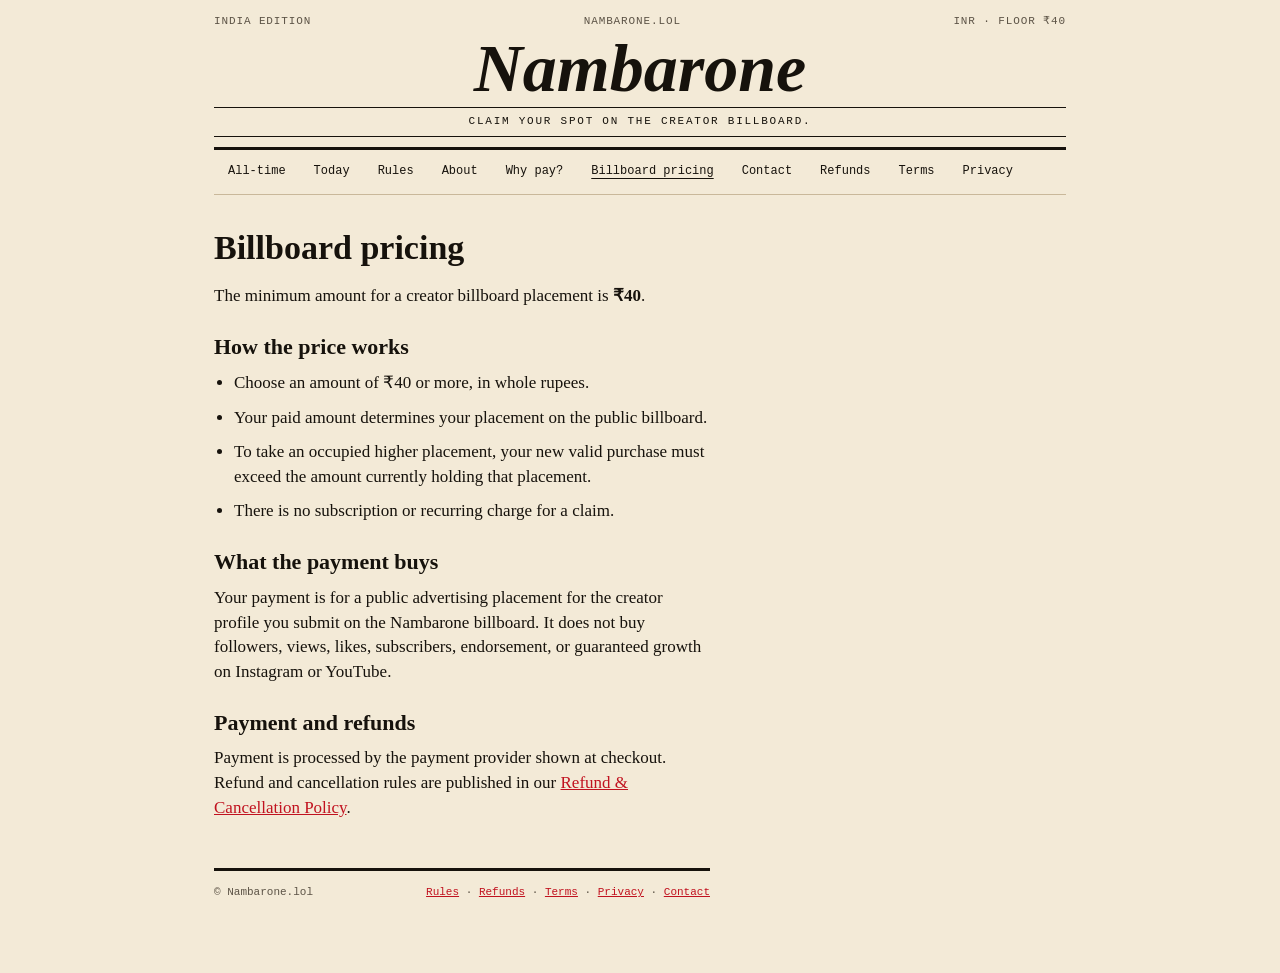
<file: pricing.html>
<!DOCTYPE html>
<html lang="en">
<head>
  <meta charset="UTF-8" />
  <meta name="viewport" content="width=device-width, initial-scale=1" />
  <link rel="icon" href="favicon.svg" type="image/svg+xml" />
  <link rel="icon" href="favicon.ico" sizes="32x32" />
  <meta property="og:type" content="website" />
  <meta property="og:site_name" content="Nambarone.lol" />
  <meta property="og:title" content="Billboard pricing — Nambarone.lol" />
  <meta property="og:description" content="Pricing for public creator billboard placements on Nambarone.lol." />
  <meta property="og:image" content="https://nambarone.lol/og.png" />
  <meta property="og:url" content="https://nambarone.lol/pricing.html" />
  <meta name="description" content="Pricing for public creator billboard placements on Nambarone.lol." />
  <title>Billboard pricing — Nambarone.lol</title>
  <link rel="stylesheet" href="styles.css" />
</head>
<body>
  <div class="sheet">
    <header class="mast">
      <div class="mast-top">
        <span>India edition</span><span>nambarone.lol</span><span>INR · floor ₹40</span>
      </div>
      <div class="wordmark"><a href="index.html">Nambarone</a></div>
      <div class="tagline">Claim your spot on the creator billboard.</div>
    </header>
    <nav class="ed">
      <a href="index.html">All-time</a>
      <a href="today.html">Today</a>
      <a href="rules.html">Rules</a>
      <a href="about.html">About</a>
      <a href="why-pay.html">Why pay?</a>
      <a class="on" href="pricing.html">Billboard pricing</a>
      <a href="contact.html">Contact</a>
      <a href="refund.html">Refunds</a>
      <a href="terms.html">Terms</a>
      <a href="privacy.html">Privacy</a>
    </nav>
    <main class="prose">
      <h1>Billboard pricing</h1>
      <p>The minimum amount for a creator billboard placement is <b>₹40</b>.</p>
      <h2>How the price works</h2>
      <ul>
        <li>Choose an amount of ₹40 or more, in whole rupees.</li>
        <li>Your paid amount determines your placement on the public billboard.</li>
        <li>To take an occupied higher placement, your new valid purchase must exceed the amount currently holding that placement.</li>
        <li>There is no subscription or recurring charge for a claim.</li>
      </ul>
      <h2>What the payment buys</h2>
      <p>Your payment is for a public advertising placement for the creator profile you submit on the Nambarone billboard. It does not buy followers, views, likes, subscribers, endorsement, or guaranteed growth on Instagram or YouTube.</p>
      <h2>Payment and refunds</h2>
      <p>Payment is processed by the payment provider shown at checkout. Refund and cancellation rules are published in our <a href="refund.html">Refund &amp; Cancellation Policy</a>.</p>
      <footer class="col">
        <span>© Nambarone.lol</span>
        <div><a href="rules.html">Rules</a> · <a href="refund.html">Refunds</a> · <a href="terms.html">Terms</a> · <a href="privacy.html">Privacy</a> · <a href="contact.html">Contact</a></div>
      </footer>
    </main>
  </div>
</body>
</html>
</file>
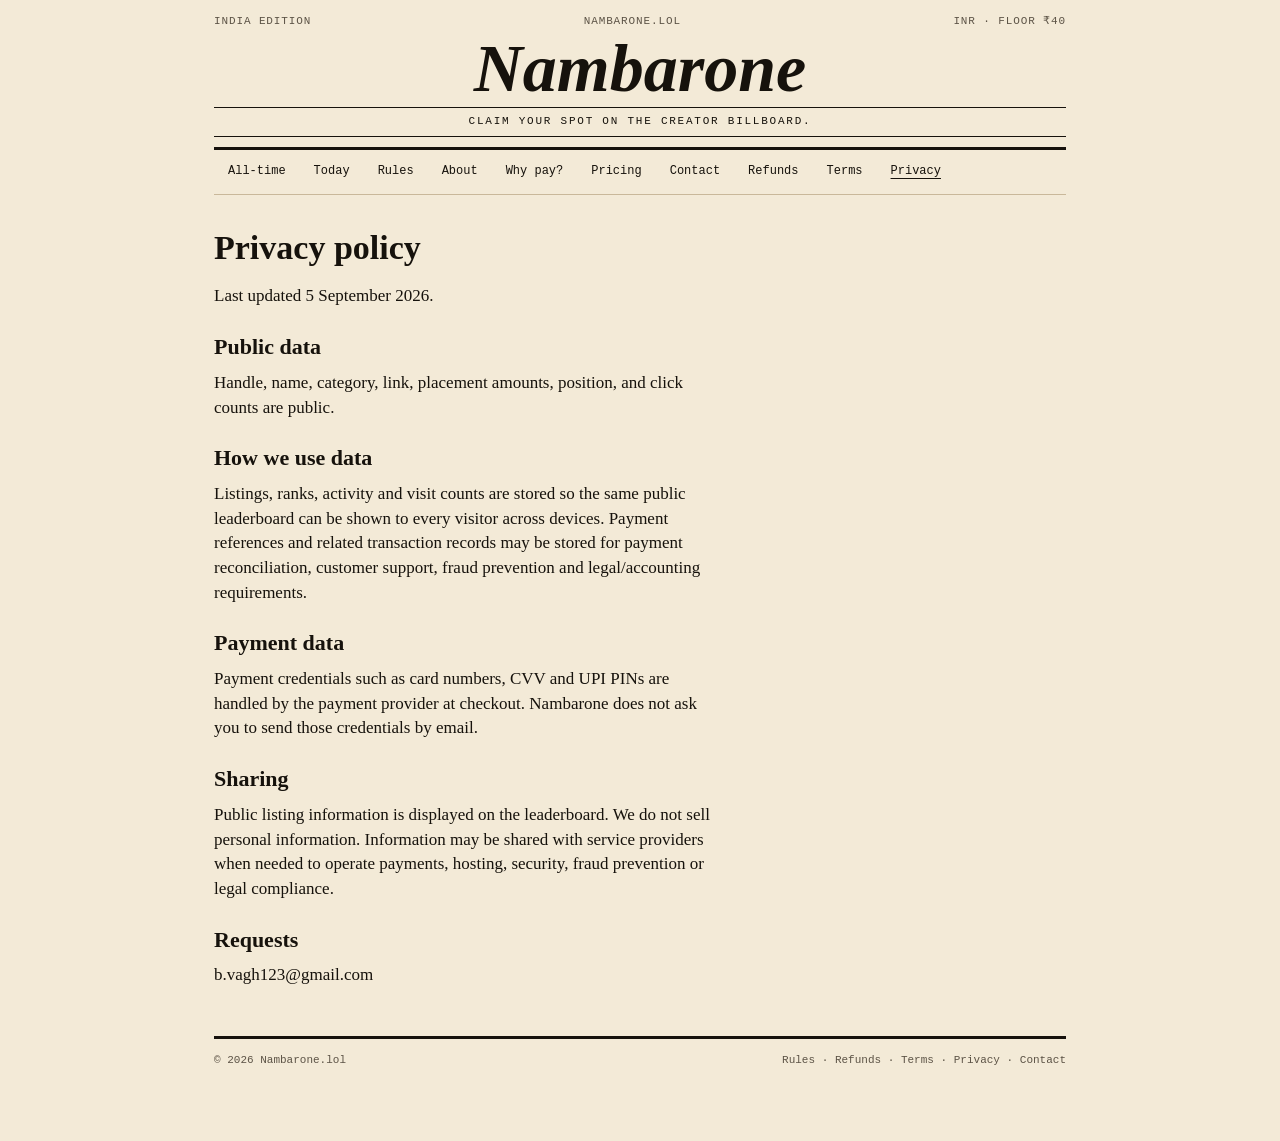
<file: privacy.html>
<!DOCTYPE html>
<html lang="en">
<head>
  <meta charset="UTF-8" />
  <meta name="viewport" content="width=device-width, initial-scale=1" />
  
  <link rel="icon" href="favicon.svg" type="image/svg+xml" />
  <link rel="icon" href="favicon.ico" sizes="32x32" />
  <link rel="apple-touch-icon" href="favicon.svg" />
  <meta property="og:type" content="website" />
  <meta property="og:site_name" content="Nambarone.lol" />
  <meta property="og:title" content="Nambarone.lol — Claim your spot on the creator billboard." />
  <meta property="og:description" content="Public ranking sheet for Indian Instagram and YouTube creators. Rank is what you pay. Floor ₹40." />
  <meta property="og:image" content="https://nambarone.lol/og.png" />
  <meta property="og:url" content="https://nambarone.lol/" />
  <meta name="twitter:card" content="summary_large_image" />
  <meta name="twitter:title" content="Nambarone.lol — Claim your spot on the creator billboard." />
  <meta name="twitter:description" content="Public ranking sheet for Indian Instagram and YouTube creators. Rank is what you pay. Floor ₹40." />
  <meta name="twitter:image" content="https://nambarone.lol/og.png" />
  <meta name="theme-color" content="#f3ead7" />
  <meta name="description" content="Digital creator billboard for Indian Instagram and YouTube creators. Claim a public placement from ₹40." />
  <title>Privacy — Nambarone.lol</title>
  <style>
:root {
  --paper: #f3ead7;
  --ink: #16120c;
  --muted: #5c5346;
  --rule: #c9b89a;
  --red: #c1121f;
  --red-d: #8b0d16;
  --cream: #fff8ea;
}
* { box-sizing: border-box; margin: 0; padding: 0; }
html, body { background: var(--paper); color: var(--ink); min-height: 100vh; }
body { font-family: Georgia, "Times New Roman", serif; line-height: 1.45; }
a { color: inherit; text-decoration: none; }
.mast { border-bottom: 3px solid var(--ink); padding: 14px 0 10px; }
.mast-top {
  display: flex; justify-content: space-between; align-items: baseline; gap: 8px; flex-wrap: wrap;
  font-family: ui-monospace, Menlo, Consolas, monospace;
  font-size: 11px; letter-spacing: 0.08em; text-transform: uppercase; color: var(--muted);
}
.wordmark {
  font-family: Georgia, "Times New Roman", serif; font-style: italic;
  font-size: clamp(40px, 8vw, 68px); line-height: 0.9; text-align: center;
  padding: 8px 0 4px; font-weight: 700;
}
.tagline {
  text-align: center;
  font-family: ui-monospace, Menlo, Consolas, monospace;
  font-size: 11px; letter-spacing: 0.16em; text-transform: uppercase;
  border-top: 1px solid var(--ink); border-bottom: 1px solid var(--ink);
  padding: 6px 0; margin-top: 4px;
}
nav.ed {
  display: flex; flex-wrap: wrap; justify-content: center;
  font-family: ui-monospace, Menlo, Consolas, monospace; font-size: 12px;
  border-bottom: 1px solid var(--rule);
}
nav.ed a { padding: 10px 12px; }
nav.ed a.on, nav.ed a:hover { text-decoration: underline; text-underline-offset: 4px; }
.sheet { max-width: 880px; margin: 0 auto; padding: 0 18px 72px; }
.kicker {
  font-family: ui-monospace, Menlo, Consolas, monospace; font-size: 11px;
  letter-spacing: 0.16em; text-transform: uppercase; color: var(--red);
  margin: 28px 0 8px;
}
h1.hed { font-size: clamp(28px, 5vw, 44px); font-weight: 700; letter-spacing: -0.03em; line-height: 1.05; }
.deck { margin: 10px 0 22px; color: var(--muted); max-width: 58ch; font-size: 18px; }
.stats { display: grid; grid-template-columns: repeat(3, 1fr); border: 1px solid var(--ink); margin: 18px 0 28px; }
.stat { padding: 12px 14px; border-right: 1px solid var(--ink); }
.stat:last-child { border-right: 0; }
.stat b { display: block; font-size: 22px; font-variant-numeric: tabular-nums; }
.stat span {
  font-family: ui-monospace, Menlo, Consolas, monospace; font-size: 10px;
  letter-spacing: 0.1em; text-transform: uppercase; color: var(--muted);
}
@media (max-width: 640px) {
  .stats { grid-template-columns: 1fr; }
  .stat { border-right: 0; border-bottom: 1px solid var(--ink); }
}
.claim { background: var(--cream); border: 1px solid var(--ink); padding: 16px; margin-bottom: 28px; }
.claim h2 {
  font-family: ui-monospace, Menlo, Consolas, monospace; font-size: 11px;
  letter-spacing: 0.14em; text-transform: uppercase; margin-bottom: 12px;
}
.grid3 { display: grid; grid-template-columns: 1fr 150px 210px; gap: 8px; }
@media (max-width: 700px) { .grid3 { grid-template-columns: 1fr; } }
input, select, textarea, button {
  font: 15px/1.3 ui-monospace, Menlo, Consolas, monospace;
  border: 1px solid var(--ink); background: #fff; color: var(--ink);
  padding: 10px; border-radius: 0;
}
textarea { width: 100%; min-height: 120px; font-family: Georgia, serif; }
.amt { display: flex; }
.amt button { width: 40px; cursor: pointer; background: var(--paper); }
.amt input { flex: 1; min-width: 0; }
.actions { display: flex; flex-wrap: wrap; gap: 8px; margin-top: 10px; align-items: center; }
button.go { background: var(--red); color: #fff; border-color: var(--red-d); font-weight: 600; cursor: pointer; }
button.quiet { background: transparent; cursor: pointer; }
.fine { font-family: ui-monospace, Menlo, Consolas, monospace; font-size: 11px; color: var(--muted); margin-top: 8px; }
.filters { display: flex; flex-wrap: wrap; gap: 6px; margin: 0 0 14px; }
.filters button {
  background: transparent; cursor: pointer; font-size: 11px;
  letter-spacing: 0.06em; text-transform: uppercase; padding: 6px 8px;
}
.filters button.on { background: var(--ink); color: var(--paper); }
table.board { width: 100%; border-collapse: collapse; font-size: 16px; }
table.board th {
  font-family: ui-monospace, Menlo, Consolas, monospace; font-size: 10px;
  letter-spacing: 0.12em; text-transform: uppercase; text-align: left;
  border-bottom: 2px solid var(--ink); padding: 8px 6px;
}
table.board td { padding: 12px 6px; border-bottom: 1px solid var(--rule); vertical-align: top; }
table.board tr.one td { background: #f7d7d4; }
.r { font-family: ui-monospace, Menlo, Consolas, monospace; font-weight: 600; color: var(--red); width: 48px; }
.name { font-weight: 700; }
.sub { display: block; font-size: 13px; color: var(--muted); font-family: ui-monospace, Menlo, Consolas, monospace; }
.money { font-variant-numeric: tabular-nums; font-weight: 700; white-space: nowrap; }
.take { font-family: ui-monospace, Menlo, Consolas, monospace; font-size: 11px; text-decoration: underline; cursor: pointer; color: var(--red); }
.prose { max-width: 62ch; }
.prose h1 { font-size: 34px; margin: 28px 0 12px; }
.prose h2 { font-size: 22px; margin: 22px 0 8px; }
.prose p, .prose li { margin-bottom: 10px; font-size: 17px; }
.prose ul { padding-left: 20px; }
.prose a { color: var(--red); text-decoration: underline; }
.act { font-size: 15px; padding: 8px 0; border-bottom: 1px dotted var(--rule); }
footer.col {
  margin-top: 48px; padding-top: 14px; border-top: 3px solid var(--ink);
  display: flex; justify-content: space-between; gap: 12px; flex-wrap: wrap;
  font-family: ui-monospace, Menlo, Consolas, monospace; font-size: 11px; color: var(--muted);
}
.toast {
  position: fixed; bottom: 16px; left: 50%; transform: translateX(-50%);
  background: var(--ink); color: var(--paper); padding: 10px 14px;
  font-family: ui-monospace, Menlo, Consolas, monospace; font-size: 12px; display: none; z-index: 9;
}

.who { display: flex; gap: 10px; align-items: flex-start; }
.avatar {
  width: 44px; height: 44px; object-fit: cover; flex: none;
  border: 1px solid var(--ink); background: #ddd;
}
.avatar.lg { width: 64px; height: 64px; }

html { -webkit-text-size-adjust: 100%; }
.sheet { padding-left: 14px; padding-right: 14px; }
button.go, button.quiet, .take, nav.ed a { min-height: 44px; display: inline-flex; align-items: center; }
input, select, button { font-size: 16px; } /* prevent iOS zoom */
nav.ed {
  justify-content: flex-start;
  overflow-x: auto;
  -webkit-overflow-scrolling: touch;
  flex-wrap: nowrap;
  scrollbar-width: none;
}
nav.ed::-webkit-scrollbar { display: none; }
nav.ed a { white-space: nowrap; padding: 12px 14px; }

@media (max-width: 760px) {
  .wordmark { font-size: 42px; padding: 10px 0 6px; }
  .tagline { letter-spacing: 0.08em; font-size: 10px; padding: 8px 4px; }
  h1.hed { font-size: 28px; }
  .deck { font-size: 16px; }
  .mast-top { justify-content: center; text-align: center; }
  .claim { padding: 14px; }
  .grid3 { grid-template-columns: 1fr; }
  .amt { width: 100%; }
  .actions { flex-direction: column; align-items: stretch; }
  .actions button { width: 100%; justify-content: center; }
  .filters { overflow-x: auto; flex-wrap: nowrap; -webkit-overflow-scrolling: touch; }
  .filters button { flex: none; }

  table.board thead { display: none; }
  table.board, table.board tbody { display: block; width: 100%; }
  table.board tr {
    display: grid;
    grid-template-columns: 52px 1fr;
    grid-template-areas:
      "rank who"
      "meta meta"
      "take take";
    gap: 8px 10px;
    border: 1px solid var(--ink);
    margin: 0 0 10px;
    padding: 12px;
    background: var(--cream);
  }
  table.board tr.one { background: #f7d7d4; }
  table.board td { border: 0; padding: 0; }
  table.board td.r {
    grid-area: rank; font-size: 22px; padding-top: 6px;
  }
  table.board td:nth-child(2) { grid-area: who; }
  table.board td.money,
  table.board td:nth-child(6) { display: none; }
  table.board td.money:nth-child(3),
  table.board td.money:nth-child(4),
  table.board td.money:nth-child(5) {
    display: inline;
  }
  .mob-meta { grid-area: meta; display: flex; flex-wrap: wrap; gap: 8px 14px; font-family: ui-monospace, Menlo, Consolas, monospace; font-size: 12px; }
  .mob-take { grid-area: take; }
  .mob-take .take {
    display: flex; justify-content: center; width: 100%;
    border: 1px solid var(--ink); padding: 10px; text-decoration: none;
    background: #fff;
  }
  .avatar { width: 48px; height: 48px; }
  footer.col { flex-direction: column; }
}

@media (min-width: 761px) {
  .mob-meta, .mob-take { display: none; }
}

.visits {
  display: block; margin-top: 6px;
  font-family: ui-monospace, Menlo, Consolas, monospace;
  font-size: 11px; color: var(--red); letter-spacing: 0.02em;
}
.visits b { font-size: 13px; }
a.name { font-weight: 700; }
a.name:hover, .who a:hover { text-decoration: underline; }

.take.share { display: block; margin-top: 6px; color: var(--ink); }
.slip-wrap {
  display: none; position: fixed; inset: 0; background: rgba(22,18,12,.45);
  z-index: 30; align-items: center; justify-content: center; padding: 18px;
}
.slip {
  width: min(420px, 100%); background: var(--paper); border: 2px solid var(--ink);
  padding: 20px 18px 16px; position: relative;
  box-shadow: 6px 8px 0 #16120c;
}
.slip h3 { font-size: 26px; line-height: 1.1; margin: 4px 0 10px; }
.slip-name { font-weight: 700; font-size: 18px; }
.slip-x {
  position: absolute; top: 8px; right: 8px; background: transparent; cursor: pointer;
}
.slip-shares { display: flex; flex-wrap: wrap; gap: 8px; margin: 14px 0 8px; }
.slip-shares button {
  background: var(--cream); cursor: pointer;
}
@media (max-width: 760px) {
  .mob-take .take.share { margin-top: 8px; }
}
.launch-note { border: 1px dashed var(--red); padding: 10px 12px; margin: 18px 0; font-family: ui-monospace, Menlo, Consolas, monospace; font-size: 12px; background: #fff8ea; }
.launch-note b { color: var(--red); }
</style>
</head>
<body>
  <div class="sheet">
    <header class="mast">
      <div class="mast-top">
        <span>India edition</span>
        <span>nambarone.lol</span>
        <span>INR · floor ₹40</span>
      </div>
      <div class="wordmark"><a href="index.html">Nambarone</a></div>
      <div class="tagline">Claim your spot on the creator billboard.</div>
    </header>
    <nav class="ed">
      <a class="" href="index.html">All-time</a>
<a class="" href="today.html">Today</a>
<a class="" href="rules.html">Rules</a>
<a class="" href="about.html">About</a>
<a class="" href="why-pay.html">Why pay?</a>
<a class="" href="pricing.html">Pricing</a>
<a class="" href="contact.html">Contact</a>
<a class="" href="refund.html">Refunds</a>
<a class="" href="terms.html">Terms</a>
<a class="on" href="privacy.html">Privacy</a>
    </nav>
    
    <article class="prose">
      <h1>Privacy policy</h1>
      <p>Last updated 5 September 2026.</p>
      <h2>Public data</h2>
      <p>Handle, name, category, link, placement amounts, position, and click counts are public.</p>
      <h2>How we use data</h2>
      <p>Listings, ranks, activity and visit counts are stored so the same public leaderboard can be shown to every visitor across devices. Payment references and related transaction records may be stored for payment reconciliation, customer support, fraud prevention and legal/accounting requirements.</p>
      <h2>Payment data</h2>
      <p>Payment credentials such as card numbers, CVV and UPI PINs are handled by the payment provider at checkout. Nambarone does not ask you to send those credentials by email.</p>
      <h2>Sharing</h2>
      <p>Public listing information is displayed on the leaderboard. We do not sell personal information. Information may be shared with service providers when needed to operate payments, hosting, security, fraud prevention or legal compliance.</p>
      <h2>Requests</h2>
      <p>b.vagh123@gmail.com</p>
    </article>

    <footer class="col">
      <div>© 2026 Nambarone.lol</div>
      <div><a href="rules.html">Rules</a> · <a href="refund.html">Refunds</a> · <a href="terms.html">Terms</a> · <a href="privacy.html">Privacy</a> · <a href="contact.html">Contact</a></div>
    </footer>
  </div>
  <div class="toast" id="toast"></div>
  
</body>
</html>
</file>
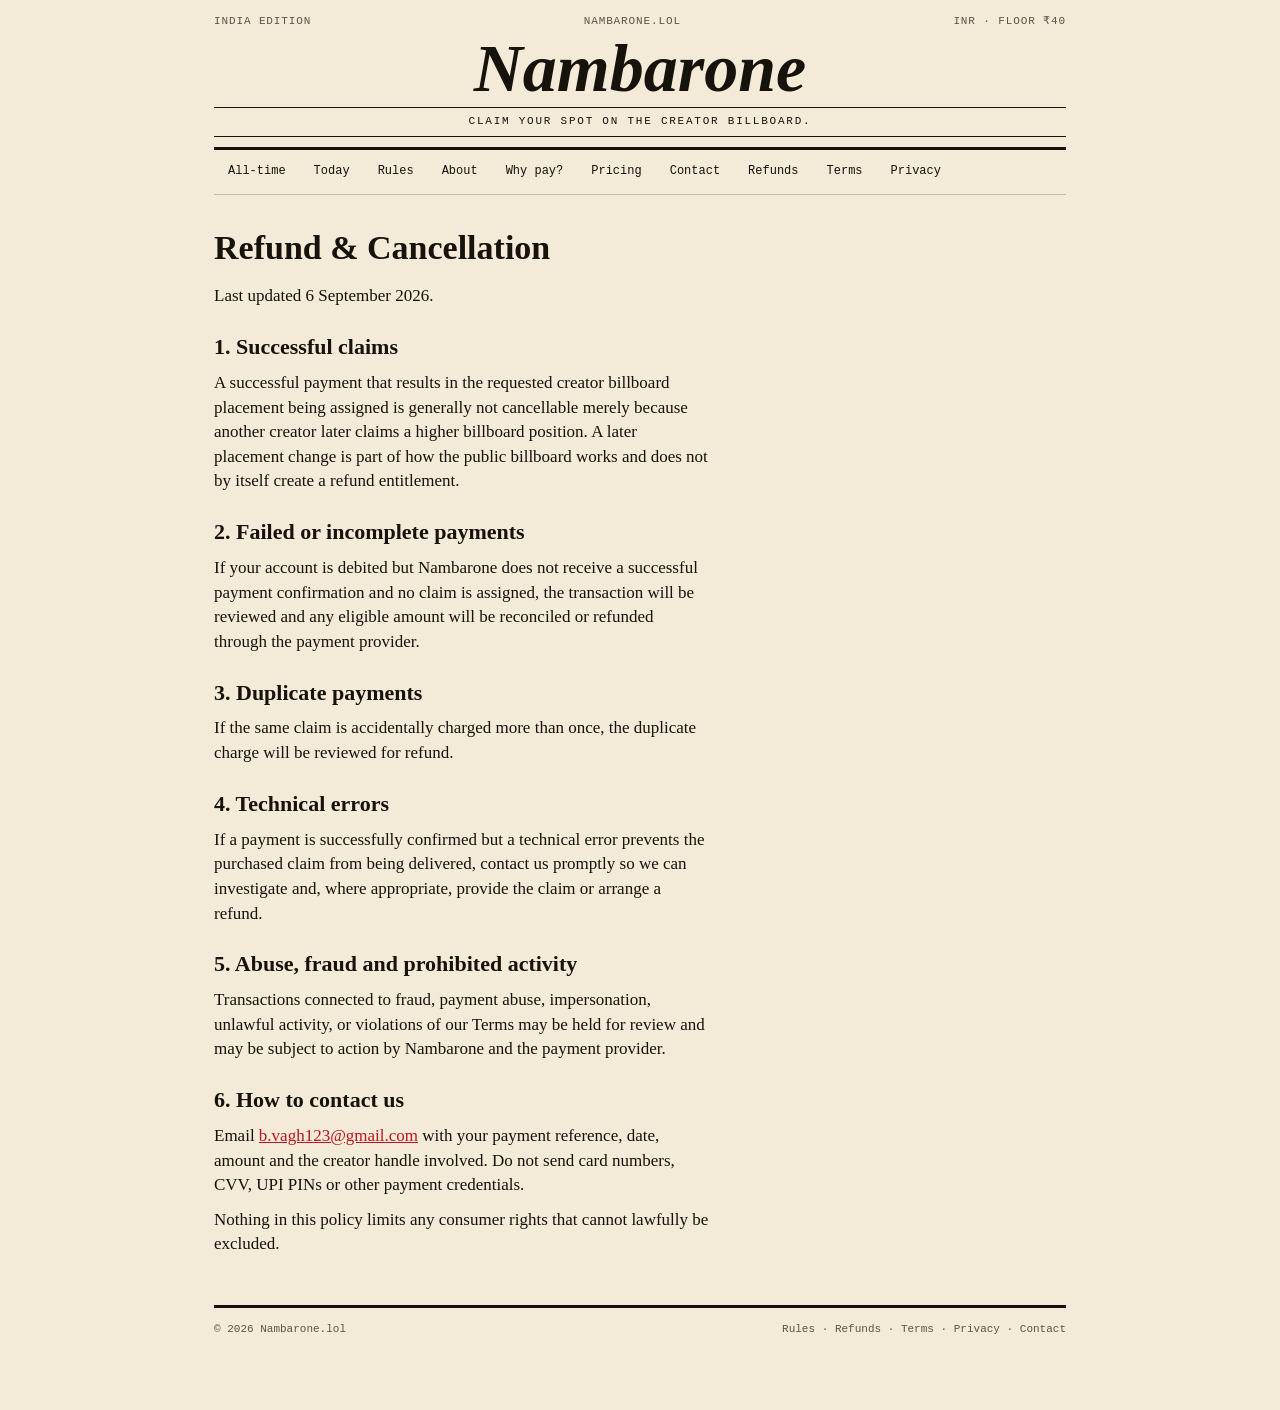
<file: refund.html>
<!DOCTYPE html>
<html lang="en">
<head>
  <meta charset="UTF-8" />
  <meta name="viewport" content="width=device-width, initial-scale=1" />
  
  <link rel="icon" href="favicon.svg" type="image/svg+xml" />
  <link rel="icon" href="favicon.ico" sizes="32x32" />
  <link rel="apple-touch-icon" href="favicon.svg" />
  <meta property="og:type" content="website" />
  <meta property="og:site_name" content="Nambarone.lol" />
  <meta property="og:title" content="Nambarone.lol — Claim your spot on the creator billboard." />
  <meta property="og:description" content="Public ranking sheet for Indian Instagram and YouTube creators. Rank is what you pay. Floor ₹40." />
  <meta property="og:image" content="https://nambarone.lol/og.png" />
  <meta property="og:url" content="https://nambarone.lol/" />
  <meta name="twitter:card" content="summary_large_image" />
  <meta name="twitter:title" content="Nambarone.lol — Claim your spot on the creator billboard." />
  <meta name="twitter:description" content="Public ranking sheet for Indian Instagram and YouTube creators. Rank is what you pay. Floor ₹40." />
  <meta name="twitter:image" content="https://nambarone.lol/og.png" />
  <meta name="theme-color" content="#f3ead7" />
  <meta name="description" content="Digital creator billboard for Indian Instagram and YouTube creators. Claim a public placement from ₹40." />
  <title>Refund &amp; Cancellation — Nambarone.lol</title>
  <style>
:root {
  --paper: #f3ead7;
  --ink: #16120c;
  --muted: #5c5346;
  --rule: #c9b89a;
  --red: #c1121f;
  --red-d: #8b0d16;
  --cream: #fff8ea;
}
* { box-sizing: border-box; margin: 0; padding: 0; }
html, body { background: var(--paper); color: var(--ink); min-height: 100vh; }
body { font-family: Georgia, "Times New Roman", serif; line-height: 1.45; }
a { color: inherit; text-decoration: none; }
.mast { border-bottom: 3px solid var(--ink); padding: 14px 0 10px; }
.mast-top {
  display: flex; justify-content: space-between; align-items: baseline; gap: 8px; flex-wrap: wrap;
  font-family: ui-monospace, Menlo, Consolas, monospace;
  font-size: 11px; letter-spacing: 0.08em; text-transform: uppercase; color: var(--muted);
}
.wordmark {
  font-family: Georgia, "Times New Roman", serif; font-style: italic;
  font-size: clamp(40px, 8vw, 68px); line-height: 0.9; text-align: center;
  padding: 8px 0 4px; font-weight: 700;
}
.tagline {
  text-align: center;
  font-family: ui-monospace, Menlo, Consolas, monospace;
  font-size: 11px; letter-spacing: 0.16em; text-transform: uppercase;
  border-top: 1px solid var(--ink); border-bottom: 1px solid var(--ink);
  padding: 6px 0; margin-top: 4px;
}
nav.ed {
  display: flex; flex-wrap: wrap; justify-content: center;
  font-family: ui-monospace, Menlo, Consolas, monospace; font-size: 12px;
  border-bottom: 1px solid var(--rule);
}
nav.ed a { padding: 10px 12px; }
nav.ed a.on, nav.ed a:hover { text-decoration: underline; text-underline-offset: 4px; }
.sheet { max-width: 880px; margin: 0 auto; padding: 0 18px 72px; }
.kicker {
  font-family: ui-monospace, Menlo, Consolas, monospace; font-size: 11px;
  letter-spacing: 0.16em; text-transform: uppercase; color: var(--red);
  margin: 28px 0 8px;
}
h1.hed { font-size: clamp(28px, 5vw, 44px); font-weight: 700; letter-spacing: -0.03em; line-height: 1.05; }
.deck { margin: 10px 0 22px; color: var(--muted); max-width: 58ch; font-size: 18px; }
.stats { display: grid; grid-template-columns: repeat(3, 1fr); border: 1px solid var(--ink); margin: 18px 0 28px; }
.stat { padding: 12px 14px; border-right: 1px solid var(--ink); }
.stat:last-child { border-right: 0; }
.stat b { display: block; font-size: 22px; font-variant-numeric: tabular-nums; }
.stat span {
  font-family: ui-monospace, Menlo, Consolas, monospace; font-size: 10px;
  letter-spacing: 0.1em; text-transform: uppercase; color: var(--muted);
}
@media (max-width: 640px) {
  .stats { grid-template-columns: 1fr; }
  .stat { border-right: 0; border-bottom: 1px solid var(--ink); }
}
.claim { background: var(--cream); border: 1px solid var(--ink); padding: 16px; margin-bottom: 28px; }
.claim h2 {
  font-family: ui-monospace, Menlo, Consolas, monospace; font-size: 11px;
  letter-spacing: 0.14em; text-transform: uppercase; margin-bottom: 12px;
}
.grid3 { display: grid; grid-template-columns: 1fr 150px 210px; gap: 8px; }
@media (max-width: 700px) { .grid3 { grid-template-columns: 1fr; } }
input, select, textarea, button {
  font: 15px/1.3 ui-monospace, Menlo, Consolas, monospace;
  border: 1px solid var(--ink); background: #fff; color: var(--ink);
  padding: 10px; border-radius: 0;
}
textarea { width: 100%; min-height: 120px; font-family: Georgia, serif; }
.amt { display: flex; }
.amt button { width: 40px; cursor: pointer; background: var(--paper); }
.amt input { flex: 1; min-width: 0; }
.actions { display: flex; flex-wrap: wrap; gap: 8px; margin-top: 10px; align-items: center; }
button.go { background: var(--red); color: #fff; border-color: var(--red-d); font-weight: 600; cursor: pointer; }
button.quiet { background: transparent; cursor: pointer; }
.fine { font-family: ui-monospace, Menlo, Consolas, monospace; font-size: 11px; color: var(--muted); margin-top: 8px; }
.filters { display: flex; flex-wrap: wrap; gap: 6px; margin: 0 0 14px; }
.filters button {
  background: transparent; cursor: pointer; font-size: 11px;
  letter-spacing: 0.06em; text-transform: uppercase; padding: 6px 8px;
}
.filters button.on { background: var(--ink); color: var(--paper); }
table.board { width: 100%; border-collapse: collapse; font-size: 16px; }
table.board th {
  font-family: ui-monospace, Menlo, Consolas, monospace; font-size: 10px;
  letter-spacing: 0.12em; text-transform: uppercase; text-align: left;
  border-bottom: 2px solid var(--ink); padding: 8px 6px;
}
table.board td { padding: 12px 6px; border-bottom: 1px solid var(--rule); vertical-align: top; }
table.board tr.one td { background: #f7d7d4; }
.r { font-family: ui-monospace, Menlo, Consolas, monospace; font-weight: 600; color: var(--red); width: 48px; }
.name { font-weight: 700; }
.sub { display: block; font-size: 13px; color: var(--muted); font-family: ui-monospace, Menlo, Consolas, monospace; }
.money { font-variant-numeric: tabular-nums; font-weight: 700; white-space: nowrap; }
.take { font-family: ui-monospace, Menlo, Consolas, monospace; font-size: 11px; text-decoration: underline; cursor: pointer; color: var(--red); }
.prose { max-width: 62ch; }
.prose h1 { font-size: 34px; margin: 28px 0 12px; }
.prose h2 { font-size: 22px; margin: 22px 0 8px; }
.prose p, .prose li { margin-bottom: 10px; font-size: 17px; }
.prose ul { padding-left: 20px; }
.prose a { color: var(--red); text-decoration: underline; }
.act { font-size: 15px; padding: 8px 0; border-bottom: 1px dotted var(--rule); }
footer.col {
  margin-top: 48px; padding-top: 14px; border-top: 3px solid var(--ink);
  display: flex; justify-content: space-between; gap: 12px; flex-wrap: wrap;
  font-family: ui-monospace, Menlo, Consolas, monospace; font-size: 11px; color: var(--muted);
}
.toast {
  position: fixed; bottom: 16px; left: 50%; transform: translateX(-50%);
  background: var(--ink); color: var(--paper); padding: 10px 14px;
  font-family: ui-monospace, Menlo, Consolas, monospace; font-size: 12px; display: none; z-index: 9;
}

.who { display: flex; gap: 10px; align-items: flex-start; }
.avatar {
  width: 44px; height: 44px; object-fit: cover; flex: none;
  border: 1px solid var(--ink); background: #ddd;
}
.avatar.lg { width: 64px; height: 64px; }

html { -webkit-text-size-adjust: 100%; }
.sheet { padding-left: 14px; padding-right: 14px; }
button.go, button.quiet, .take, nav.ed a { min-height: 44px; display: inline-flex; align-items: center; }
input, select, button { font-size: 16px; } /* prevent iOS zoom */
nav.ed {
  justify-content: flex-start;
  overflow-x: auto;
  -webkit-overflow-scrolling: touch;
  flex-wrap: nowrap;
  scrollbar-width: none;
}
nav.ed::-webkit-scrollbar { display: none; }
nav.ed a { white-space: nowrap; padding: 12px 14px; }

@media (max-width: 760px) {
  .wordmark { font-size: 42px; padding: 10px 0 6px; }
  .tagline { letter-spacing: 0.08em; font-size: 10px; padding: 8px 4px; }
  h1.hed { font-size: 28px; }
  .deck { font-size: 16px; }
  .mast-top { justify-content: center; text-align: center; }
  .claim { padding: 14px; }
  .grid3 { grid-template-columns: 1fr; }
  .amt { width: 100%; }
  .actions { flex-direction: column; align-items: stretch; }
  .actions button { width: 100%; justify-content: center; }
  .filters { overflow-x: auto; flex-wrap: nowrap; -webkit-overflow-scrolling: touch; }
  .filters button { flex: none; }

  table.board thead { display: none; }
  table.board, table.board tbody { display: block; width: 100%; }
  table.board tr {
    display: grid;
    grid-template-columns: 52px 1fr;
    grid-template-areas:
      "rank who"
      "meta meta"
      "take take";
    gap: 8px 10px;
    border: 1px solid var(--ink);
    margin: 0 0 10px;
    padding: 12px;
    background: var(--cream);
  }
  table.board tr.one { background: #f7d7d4; }
  table.board td { border: 0; padding: 0; }
  table.board td.r {
    grid-area: rank; font-size: 22px; padding-top: 6px;
  }
  table.board td:nth-child(2) { grid-area: who; }
  table.board td.money,
  table.board td:nth-child(6) { display: none; }
  table.board td.money:nth-child(3),
  table.board td.money:nth-child(4),
  table.board td.money:nth-child(5) {
    display: inline;
  }
  .mob-meta { grid-area: meta; display: flex; flex-wrap: wrap; gap: 8px 14px; font-family: ui-monospace, Menlo, Consolas, monospace; font-size: 12px; }
  .mob-take { grid-area: take; }
  .mob-take .take {
    display: flex; justify-content: center; width: 100%;
    border: 1px solid var(--ink); padding: 10px; text-decoration: none;
    background: #fff;
  }
  .avatar { width: 48px; height: 48px; }
  footer.col { flex-direction: column; }
}

@media (min-width: 761px) {
  .mob-meta, .mob-take { display: none; }
}

.visits {
  display: block; margin-top: 6px;
  font-family: ui-monospace, Menlo, Consolas, monospace;
  font-size: 11px; color: var(--red); letter-spacing: 0.02em;
}
.visits b { font-size: 13px; }
a.name { font-weight: 700; }
a.name:hover, .who a:hover { text-decoration: underline; }

.take.share { display: block; margin-top: 6px; color: var(--ink); }
.slip-wrap {
  display: none; position: fixed; inset: 0; background: rgba(22,18,12,.45);
  z-index: 30; align-items: center; justify-content: center; padding: 18px;
}
.slip {
  width: min(420px, 100%); background: var(--paper); border: 2px solid var(--ink);
  padding: 20px 18px 16px; position: relative;
  box-shadow: 6px 8px 0 #16120c;
}
.slip h3 { font-size: 26px; line-height: 1.1; margin: 4px 0 10px; }
.slip-name { font-weight: 700; font-size: 18px; }
.slip-x {
  position: absolute; top: 8px; right: 8px; background: transparent; cursor: pointer;
}
.slip-shares { display: flex; flex-wrap: wrap; gap: 8px; margin: 14px 0 8px; }
.slip-shares button {
  background: var(--cream); cursor: pointer;
}
@media (max-width: 760px) {
  .mob-take .take.share { margin-top: 8px; }
}
.launch-note { border: 1px dashed var(--red); padding: 10px 12px; margin: 18px 0; font-family: ui-monospace, Menlo, Consolas, monospace; font-size: 12px; background: #fff8ea; }
.launch-note b { color: var(--red); }
</style>
</head>
<body>
  <div class="sheet">
    <header class="mast">
      <div class="mast-top">
        <span>India edition</span>
        <span>nambarone.lol</span>
        <span>INR · floor ₹40</span>
      </div>
      <div class="wordmark"><a href="index.html">Nambarone</a></div>
      <div class="tagline">Claim your spot on the creator billboard.</div>
    </header>
    <nav class="ed">
      <a class="" href="index.html">All-time</a>
<a class="" href="today.html">Today</a>
<a class="" href="rules.html">Rules</a>
<a class="" href="about.html">About</a>
<a class="" href="why-pay.html">Why pay?</a>
<a class="" href="pricing.html">Pricing</a>
<a class="" href="contact.html">Contact</a>
<a class="" href="refund.html">Refunds</a>
<a class="" href="terms.html">Terms</a>
<a class="" href="privacy.html">Privacy</a>
    </nav>
    
    <article class="prose">
      <h1>Refund &amp; Cancellation</h1>
      <p>Last updated 6 September 2026.</p>
      <h2>1. Successful claims</h2>
      <p>A successful payment that results in the requested creator billboard placement being assigned is generally not cancellable merely because another creator later claims a higher billboard position. A later placement change is part of how the public billboard works and does not by itself create a refund entitlement.</p>
      <h2>2. Failed or incomplete payments</h2>
      <p>If your account is debited but Nambarone does not receive a successful payment confirmation and no claim is assigned, the transaction will be reviewed and any eligible amount will be reconciled or refunded through the payment provider.</p>
      <h2>3. Duplicate payments</h2>
      <p>If the same claim is accidentally charged more than once, the duplicate charge will be reviewed for refund.</p>
      <h2>4. Technical errors</h2>
      <p>If a payment is successfully confirmed but a technical error prevents the purchased claim from being delivered, contact us promptly so we can investigate and, where appropriate, provide the claim or arrange a refund.</p>
      <h2>5. Abuse, fraud and prohibited activity</h2>
      <p>Transactions connected to fraud, payment abuse, impersonation, unlawful activity, or violations of our Terms may be held for review and may be subject to action by Nambarone and the payment provider.</p>
      <h2>6. How to contact us</h2>
      <p>Email <a href="mailto:b.vagh123@gmail.com">b.vagh123@gmail.com</a> with your payment reference, date, amount and the creator handle involved. Do not send card numbers, CVV, UPI PINs or other payment credentials.</p>
      <p>Nothing in this policy limits any consumer rights that cannot lawfully be excluded.</p>
    </article>

    <footer class="col">
      <div>© 2026 Nambarone.lol</div>
      <div><a href="rules.html">Rules</a> · <a href="refund.html">Refunds</a> · <a href="terms.html">Terms</a> · <a href="privacy.html">Privacy</a> · <a href="contact.html">Contact</a></div>
    </footer>
  </div>
  <div class="toast" id="toast"></div>
  
</body>
</html>
</file>
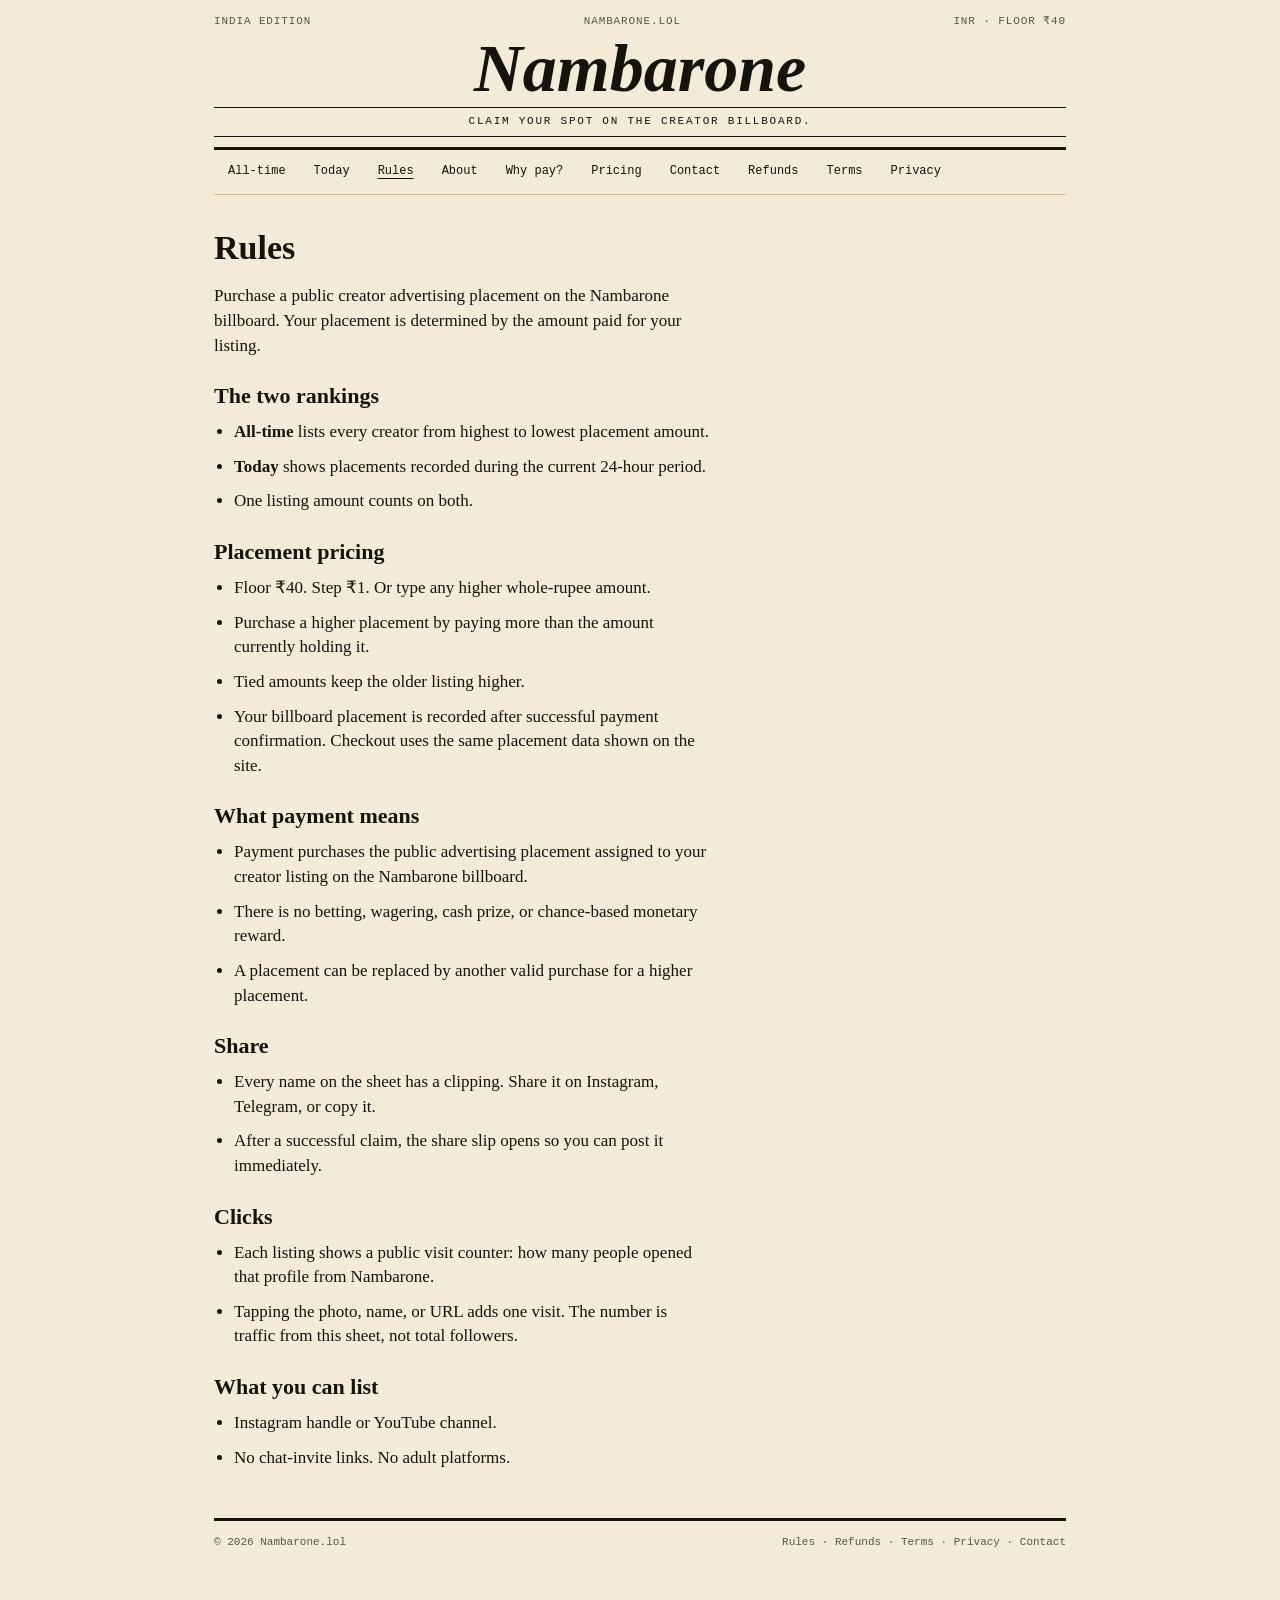
<file: rules.html>
<!DOCTYPE html>
<html lang="en">
<head>
  <meta charset="UTF-8" />
  <meta name="viewport" content="width=device-width, initial-scale=1" />
  
  <link rel="icon" href="favicon.svg" type="image/svg+xml" />
  <link rel="icon" href="favicon.ico" sizes="32x32" />
  <link rel="apple-touch-icon" href="favicon.svg" />
  <meta property="og:type" content="website" />
  <meta property="og:site_name" content="Nambarone.lol" />
  <meta property="og:title" content="Nambarone.lol — Claim your spot on the creator billboard." />
  <meta property="og:description" content="Public ranking sheet for Indian Instagram and YouTube creators. Rank is what you pay. Floor ₹40." />
  <meta property="og:image" content="https://nambarone.lol/og.png" />
  <meta property="og:url" content="https://nambarone.lol/" />
  <meta name="twitter:card" content="summary_large_image" />
  <meta name="twitter:title" content="Nambarone.lol — Claim your spot on the creator billboard." />
  <meta name="twitter:description" content="Public ranking sheet for Indian Instagram and YouTube creators. Rank is what you pay. Floor ₹40." />
  <meta name="twitter:image" content="https://nambarone.lol/og.png" />
  <meta name="theme-color" content="#f3ead7" />
  <meta name="description" content="Digital creator billboard for Indian Instagram and YouTube creators. Claim a public placement from ₹40." />
  <title>Rules — Nambarone.lol</title>
  <style>
:root {
  --paper: #f3ead7;
  --ink: #16120c;
  --muted: #5c5346;
  --rule: #c9b89a;
  --red: #c1121f;
  --red-d: #8b0d16;
  --cream: #fff8ea;
}
* { box-sizing: border-box; margin: 0; padding: 0; }
html, body { background: var(--paper); color: var(--ink); min-height: 100vh; }
body { font-family: Georgia, "Times New Roman", serif; line-height: 1.45; }
a { color: inherit; text-decoration: none; }
.mast { border-bottom: 3px solid var(--ink); padding: 14px 0 10px; }
.mast-top {
  display: flex; justify-content: space-between; align-items: baseline; gap: 8px; flex-wrap: wrap;
  font-family: ui-monospace, Menlo, Consolas, monospace;
  font-size: 11px; letter-spacing: 0.08em; text-transform: uppercase; color: var(--muted);
}
.wordmark {
  font-family: Georgia, "Times New Roman", serif; font-style: italic;
  font-size: clamp(40px, 8vw, 68px); line-height: 0.9; text-align: center;
  padding: 8px 0 4px; font-weight: 700;
}
.tagline {
  text-align: center;
  font-family: ui-monospace, Menlo, Consolas, monospace;
  font-size: 11px; letter-spacing: 0.16em; text-transform: uppercase;
  border-top: 1px solid var(--ink); border-bottom: 1px solid var(--ink);
  padding: 6px 0; margin-top: 4px;
}
nav.ed {
  display: flex; flex-wrap: wrap; justify-content: center;
  font-family: ui-monospace, Menlo, Consolas, monospace; font-size: 12px;
  border-bottom: 1px solid var(--rule);
}
nav.ed a { padding: 10px 12px; }
nav.ed a.on, nav.ed a:hover { text-decoration: underline; text-underline-offset: 4px; }
.sheet { max-width: 880px; margin: 0 auto; padding: 0 18px 72px; }
.kicker {
  font-family: ui-monospace, Menlo, Consolas, monospace; font-size: 11px;
  letter-spacing: 0.16em; text-transform: uppercase; color: var(--red);
  margin: 28px 0 8px;
}
h1.hed { font-size: clamp(28px, 5vw, 44px); font-weight: 700; letter-spacing: -0.03em; line-height: 1.05; }
.deck { margin: 10px 0 22px; color: var(--muted); max-width: 58ch; font-size: 18px; }
.stats { display: grid; grid-template-columns: repeat(3, 1fr); border: 1px solid var(--ink); margin: 18px 0 28px; }
.stat { padding: 12px 14px; border-right: 1px solid var(--ink); }
.stat:last-child { border-right: 0; }
.stat b { display: block; font-size: 22px; font-variant-numeric: tabular-nums; }
.stat span {
  font-family: ui-monospace, Menlo, Consolas, monospace; font-size: 10px;
  letter-spacing: 0.1em; text-transform: uppercase; color: var(--muted);
}
@media (max-width: 640px) {
  .stats { grid-template-columns: 1fr; }
  .stat { border-right: 0; border-bottom: 1px solid var(--ink); }
}
.claim { background: var(--cream); border: 1px solid var(--ink); padding: 16px; margin-bottom: 28px; }
.claim h2 {
  font-family: ui-monospace, Menlo, Consolas, monospace; font-size: 11px;
  letter-spacing: 0.14em; text-transform: uppercase; margin-bottom: 12px;
}
.grid3 { display: grid; grid-template-columns: 1fr 150px 210px; gap: 8px; }
@media (max-width: 700px) { .grid3 { grid-template-columns: 1fr; } }
input, select, textarea, button {
  font: 15px/1.3 ui-monospace, Menlo, Consolas, monospace;
  border: 1px solid var(--ink); background: #fff; color: var(--ink);
  padding: 10px; border-radius: 0;
}
textarea { width: 100%; min-height: 120px; font-family: Georgia, serif; }
.amt { display: flex; }
.amt button { width: 40px; cursor: pointer; background: var(--paper); }
.amt input { flex: 1; min-width: 0; }
.actions { display: flex; flex-wrap: wrap; gap: 8px; margin-top: 10px; align-items: center; }
button.go { background: var(--red); color: #fff; border-color: var(--red-d); font-weight: 600; cursor: pointer; }
button.quiet { background: transparent; cursor: pointer; }
.fine { font-family: ui-monospace, Menlo, Consolas, monospace; font-size: 11px; color: var(--muted); margin-top: 8px; }
.filters { display: flex; flex-wrap: wrap; gap: 6px; margin: 0 0 14px; }
.filters button {
  background: transparent; cursor: pointer; font-size: 11px;
  letter-spacing: 0.06em; text-transform: uppercase; padding: 6px 8px;
}
.filters button.on { background: var(--ink); color: var(--paper); }
table.board { width: 100%; border-collapse: collapse; font-size: 16px; }
table.board th {
  font-family: ui-monospace, Menlo, Consolas, monospace; font-size: 10px;
  letter-spacing: 0.12em; text-transform: uppercase; text-align: left;
  border-bottom: 2px solid var(--ink); padding: 8px 6px;
}
table.board td { padding: 12px 6px; border-bottom: 1px solid var(--rule); vertical-align: top; }
table.board tr.one td { background: #f7d7d4; }
.r { font-family: ui-monospace, Menlo, Consolas, monospace; font-weight: 600; color: var(--red); width: 48px; }
.name { font-weight: 700; }
.sub { display: block; font-size: 13px; color: var(--muted); font-family: ui-monospace, Menlo, Consolas, monospace; }
.money { font-variant-numeric: tabular-nums; font-weight: 700; white-space: nowrap; }
.take { font-family: ui-monospace, Menlo, Consolas, monospace; font-size: 11px; text-decoration: underline; cursor: pointer; color: var(--red); }
.prose { max-width: 62ch; }
.prose h1 { font-size: 34px; margin: 28px 0 12px; }
.prose h2 { font-size: 22px; margin: 22px 0 8px; }
.prose p, .prose li { margin-bottom: 10px; font-size: 17px; }
.prose ul { padding-left: 20px; }
.prose a { color: var(--red); text-decoration: underline; }
.act { font-size: 15px; padding: 8px 0; border-bottom: 1px dotted var(--rule); }
footer.col {
  margin-top: 48px; padding-top: 14px; border-top: 3px solid var(--ink);
  display: flex; justify-content: space-between; gap: 12px; flex-wrap: wrap;
  font-family: ui-monospace, Menlo, Consolas, monospace; font-size: 11px; color: var(--muted);
}
.toast {
  position: fixed; bottom: 16px; left: 50%; transform: translateX(-50%);
  background: var(--ink); color: var(--paper); padding: 10px 14px;
  font-family: ui-monospace, Menlo, Consolas, monospace; font-size: 12px; display: none; z-index: 9;
}

.who { display: flex; gap: 10px; align-items: flex-start; }
.avatar {
  width: 44px; height: 44px; object-fit: cover; flex: none;
  border: 1px solid var(--ink); background: #ddd;
}
.avatar.lg { width: 64px; height: 64px; }

html { -webkit-text-size-adjust: 100%; }
.sheet { padding-left: 14px; padding-right: 14px; }
button.go, button.quiet, .take, nav.ed a { min-height: 44px; display: inline-flex; align-items: center; }
input, select, button { font-size: 16px; } /* prevent iOS zoom */
nav.ed {
  justify-content: flex-start;
  overflow-x: auto;
  -webkit-overflow-scrolling: touch;
  flex-wrap: nowrap;
  scrollbar-width: none;
}
nav.ed::-webkit-scrollbar { display: none; }
nav.ed a { white-space: nowrap; padding: 12px 14px; }

@media (max-width: 760px) {
  .wordmark { font-size: 42px; padding: 10px 0 6px; }
  .tagline { letter-spacing: 0.08em; font-size: 10px; padding: 8px 4px; }
  h1.hed { font-size: 28px; }
  .deck { font-size: 16px; }
  .mast-top { justify-content: center; text-align: center; }
  .claim { padding: 14px; }
  .grid3 { grid-template-columns: 1fr; }
  .amt { width: 100%; }
  .actions { flex-direction: column; align-items: stretch; }
  .actions button { width: 100%; justify-content: center; }
  .filters { overflow-x: auto; flex-wrap: nowrap; -webkit-overflow-scrolling: touch; }
  .filters button { flex: none; }

  table.board thead { display: none; }
  table.board, table.board tbody { display: block; width: 100%; }
  table.board tr {
    display: grid;
    grid-template-columns: 52px 1fr;
    grid-template-areas:
      "rank who"
      "meta meta"
      "take take";
    gap: 8px 10px;
    border: 1px solid var(--ink);
    margin: 0 0 10px;
    padding: 12px;
    background: var(--cream);
  }
  table.board tr.one { background: #f7d7d4; }
  table.board td { border: 0; padding: 0; }
  table.board td.r {
    grid-area: rank; font-size: 22px; padding-top: 6px;
  }
  table.board td:nth-child(2) { grid-area: who; }
  table.board td.money,
  table.board td:nth-child(6) { display: none; }
  table.board td.money:nth-child(3),
  table.board td.money:nth-child(4),
  table.board td.money:nth-child(5) {
    display: inline;
  }
  .mob-meta { grid-area: meta; display: flex; flex-wrap: wrap; gap: 8px 14px; font-family: ui-monospace, Menlo, Consolas, monospace; font-size: 12px; }
  .mob-take { grid-area: take; }
  .mob-take .take {
    display: flex; justify-content: center; width: 100%;
    border: 1px solid var(--ink); padding: 10px; text-decoration: none;
    background: #fff;
  }
  .avatar { width: 48px; height: 48px; }
  footer.col { flex-direction: column; }
}

@media (min-width: 761px) {
  .mob-meta, .mob-take { display: none; }
}

.visits {
  display: block; margin-top: 6px;
  font-family: ui-monospace, Menlo, Consolas, monospace;
  font-size: 11px; color: var(--red); letter-spacing: 0.02em;
}
.visits b { font-size: 13px; }
a.name { font-weight: 700; }
a.name:hover, .who a:hover { text-decoration: underline; }

.take.share { display: block; margin-top: 6px; color: var(--ink); }
.slip-wrap {
  display: none; position: fixed; inset: 0; background: rgba(22,18,12,.45);
  z-index: 30; align-items: center; justify-content: center; padding: 18px;
}
.slip {
  width: min(420px, 100%); background: var(--paper); border: 2px solid var(--ink);
  padding: 20px 18px 16px; position: relative;
  box-shadow: 6px 8px 0 #16120c;
}
.slip h3 { font-size: 26px; line-height: 1.1; margin: 4px 0 10px; }
.slip-name { font-weight: 700; font-size: 18px; }
.slip-x {
  position: absolute; top: 8px; right: 8px; background: transparent; cursor: pointer;
}
.slip-shares { display: flex; flex-wrap: wrap; gap: 8px; margin: 14px 0 8px; }
.slip-shares button {
  background: var(--cream); cursor: pointer;
}
@media (max-width: 760px) {
  .mob-take .take.share { margin-top: 8px; }
}
.launch-note { border: 1px dashed var(--red); padding: 10px 12px; margin: 18px 0; font-family: ui-monospace, Menlo, Consolas, monospace; font-size: 12px; background: #fff8ea; }
.launch-note b { color: var(--red); }
</style>
</head>
<body>
  <div class="sheet">
    <header class="mast">
      <div class="mast-top">
        <span>India edition</span>
        <span>nambarone.lol</span>
        <span>INR · floor ₹40</span>
      </div>
      <div class="wordmark"><a href="index.html">Nambarone</a></div>
      <div class="tagline">Claim your spot on the creator billboard.</div>
    </header>
    <nav class="ed">
      <a class="" href="index.html">All-time</a>
<a class="" href="today.html">Today</a>
<a class="on" href="rules.html">Rules</a>
<a class="" href="about.html">About</a>
<a class="" href="why-pay.html">Why pay?</a>
<a class="" href="pricing.html">Pricing</a>
<a class="" href="contact.html">Contact</a>
<a class="" href="refund.html">Refunds</a>
<a class="" href="terms.html">Terms</a>
<a class="" href="privacy.html">Privacy</a>
    </nav>
    
    <article class="prose">
      <h1>Rules</h1>
      <p>Purchase a public creator advertising placement on the Nambarone billboard. Your placement is determined by the amount paid for your listing.</p>
      <h2>The two rankings</h2>
      <ul>
        <li><b>All-time</b> lists every creator from highest to lowest placement amount.</li>
        <li><b>Today</b> shows placements recorded during the current 24-hour period.</li>
        <li>One listing amount counts on both.</li>
      </ul>
      <h2>Placement pricing</h2>
      <ul>
        <li>Floor ₹40. Step ₹1. Or type any higher whole-rupee amount.</li>
        <li>Purchase a higher placement by paying more than the amount currently holding it.</li>
        <li>Tied amounts keep the older listing higher.</li>
        <li>Your billboard placement is recorded after successful payment confirmation. Checkout uses the same placement data shown on the site.</li>
      </ul>
      <h2>What payment means</h2>
      <ul>
        <li>Payment purchases the public advertising placement assigned to your creator listing on the Nambarone billboard.</li>
        <li>There is no betting, wagering, cash prize, or chance-based monetary reward.</li>
        <li>A placement can be replaced by another valid purchase for a higher placement.</li>
      </ul>
      <h2>Share</h2>
      <ul>
        <li>Every name on the sheet has a clipping. Share it on Instagram, Telegram, or copy it.</li>
        <li>After a successful claim, the share slip opens so you can post it immediately.</li>
      </ul>
      <h2>Clicks</h2>
      <ul>
        <li>Each listing shows a public visit counter: how many people opened that profile from Nambarone.</li>
        <li>Tapping the photo, name, or URL adds one visit. The number is traffic from this sheet, not total followers.</li>

      </ul>
      <h2>What you can list</h2>
      <ul>
        <li>Instagram handle or YouTube channel.</li>
        <li>No chat-invite links. No adult platforms.</li>
      </ul>
    </article>

    <footer class="col">
      <div>© 2026 Nambarone.lol</div>
      <div><a href="rules.html">Rules</a> · <a href="refund.html">Refunds</a> · <a href="terms.html">Terms</a> · <a href="privacy.html">Privacy</a> · <a href="contact.html">Contact</a></div>
    </footer>
  </div>
  <div class="toast" id="toast"></div>
  
</body>
</html>
</file>
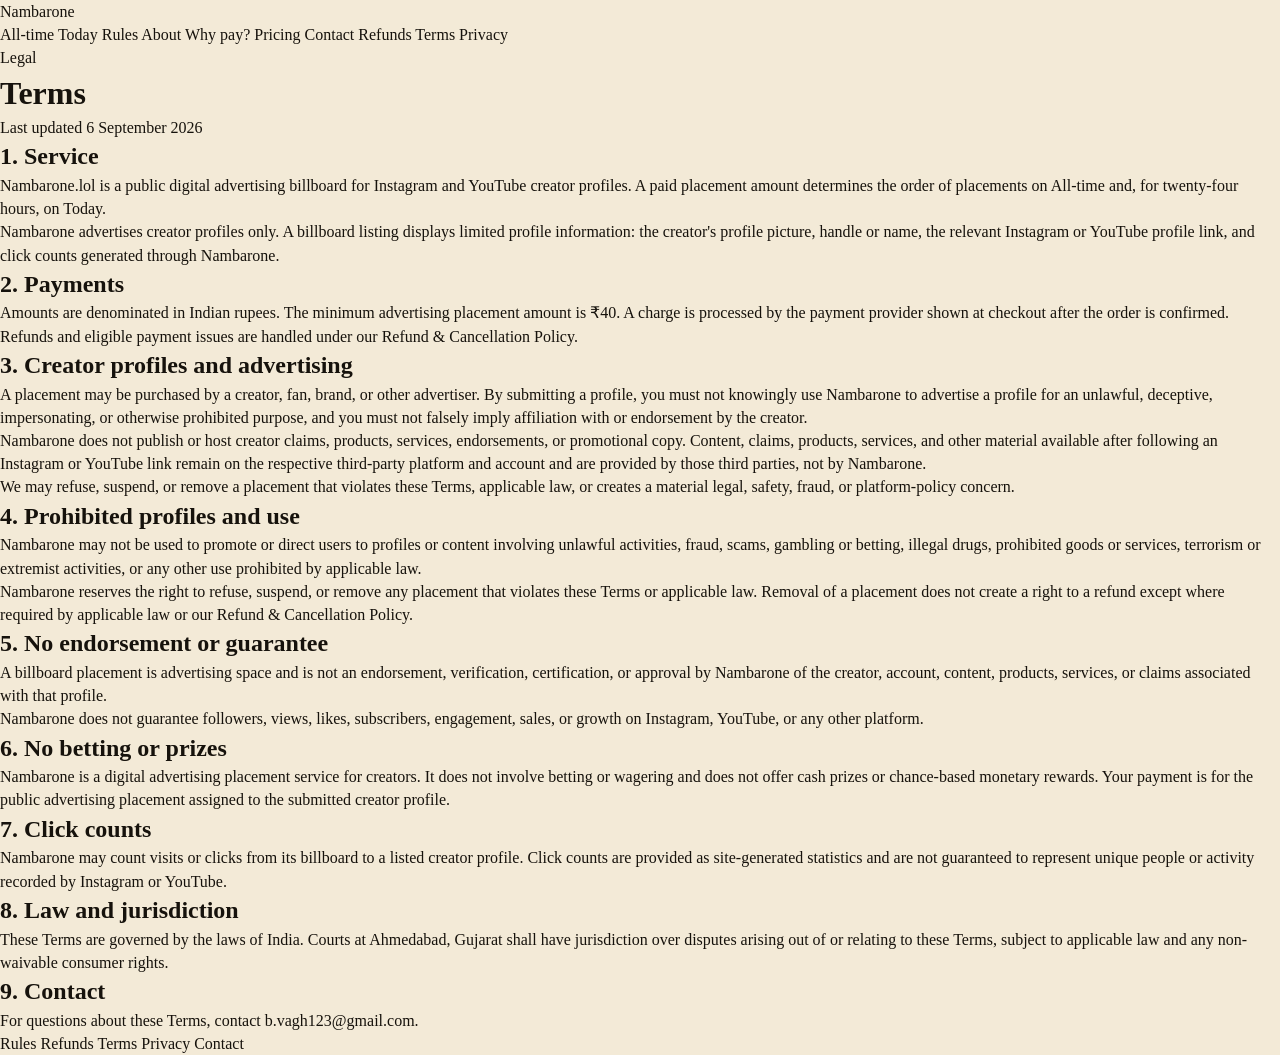
<file: terms.html>
<!doctype html>
<html lang="en">
<head>
  <meta charset="utf-8">
  <meta name="viewport" content="width=device-width,initial-scale=1">
  <title>Terms — Nambarone</title>
  <link rel="stylesheet" href="/styles.css">
</head>
<body>
  <header class="site-header">
    <a class="brand" href="/">Nambarone</a>
    <nav>
      <a href="/">All-time</a>
      <a href="/today.html">Today</a>
      <a href="/rules.html">Rules</a>
      <a href="/about.html">About</a>
      <a href="/why-pay.html">Why pay?</a>
      <a href="/pricing.html">Pricing</a>
      <a href="/contact.html">Contact</a>
      <a href="/refund.html">Refunds</a>
      <a href="/terms.html">Terms</a>
      <a href="/privacy.html">Privacy</a>
    </nav>
  </header>

  <main class="legal-page">
    <p class="eyebrow">Legal</p>
    <h1>Terms</h1>
    <p class="muted">Last updated 6 September 2026</p>

    <section>
      <h2>1. Service</h2>
      <p>Nambarone.lol is a public digital advertising billboard for Instagram and YouTube creator profiles. A paid placement amount determines the order of placements on All-time and, for twenty-four hours, on Today.</p>
      <p>Nambarone advertises creator profiles only. A billboard listing displays limited profile information: the creator's profile picture, handle or name, the relevant Instagram or YouTube profile link, and click counts generated through Nambarone.</p>
    </section>

    <section>
      <h2>2. Payments</h2>
      <p>Amounts are denominated in Indian rupees. The minimum advertising placement amount is ₹40. A charge is processed by the payment provider shown at checkout after the order is confirmed. Refunds and eligible payment issues are handled under our Refund &amp; Cancellation Policy.</p>
    </section>

    <section>
      <h2>3. Creator profiles and advertising</h2>
      <p>A placement may be purchased by a creator, fan, brand, or other advertiser. By submitting a profile, you must not knowingly use Nambarone to advertise a profile for an unlawful, deceptive, impersonating, or otherwise prohibited purpose, and you must not falsely imply affiliation with or endorsement by the creator.</p>
      <p>Nambarone does not publish or host creator claims, products, services, endorsements, or promotional copy. Content, claims, products, services, and other material available after following an Instagram or YouTube link remain on the respective third-party platform and account and are provided by those third parties, not by Nambarone.</p>
      <p>We may refuse, suspend, or remove a placement that violates these Terms, applicable law, or creates a material legal, safety, fraud, or platform-policy concern.</p>
    </section>

    <section>
      <h2>4. Prohibited profiles and use</h2>
      <p>Nambarone may not be used to promote or direct users to profiles or content involving unlawful activities, fraud, scams, gambling or betting, illegal drugs, prohibited goods or services, terrorism or extremist activities, or any other use prohibited by applicable law.</p>
      <p>Nambarone reserves the right to refuse, suspend, or remove any placement that violates these Terms or applicable law. Removal of a placement does not create a right to a refund except where required by applicable law or our Refund &amp; Cancellation Policy.</p>
    </section>

    <section>
      <h2>5. No endorsement or guarantee</h2>
      <p>A billboard placement is advertising space and is not an endorsement, verification, certification, or approval by Nambarone of the creator, account, content, products, services, or claims associated with that profile.</p>
      <p>Nambarone does not guarantee followers, views, likes, subscribers, engagement, sales, or growth on Instagram, YouTube, or any other platform.</p>
    </section>

    <section>
      <h2>6. No betting or prizes</h2>
      <p>Nambarone is a digital advertising placement service for creators. It does not involve betting or wagering and does not offer cash prizes or chance-based monetary rewards. Your payment is for the public advertising placement assigned to the submitted creator profile.</p>
    </section>

    <section>
      <h2>7. Click counts</h2>
      <p>Nambarone may count visits or clicks from its billboard to a listed creator profile. Click counts are provided as site-generated statistics and are not guaranteed to represent unique people or activity recorded by Instagram or YouTube.</p>
    </section>

    <section>
      <h2>8. Law and jurisdiction</h2>
      <p>These Terms are governed by the laws of India. Courts at Ahmedabad, Gujarat shall have jurisdiction over disputes arising out of or relating to these Terms, subject to applicable law and any non-waivable consumer rights.</p>
    </section>

    <section>
      <h2>9. Contact</h2>
      <p>For questions about these Terms, contact <a href="mailto:b.vagh123@gmail.com">b.vagh123@gmail.com</a>.</p>
    </section>
  </main>

  <footer class="site-footer">
    <a href="/rules.html">Rules</a>
    <a href="/refund.html">Refunds</a>
    <a href="/terms.html">Terms</a>
    <a href="/privacy.html">Privacy</a>
    <a href="/contact.html">Contact</a>
  </footer>
</body>
</html>
</file>
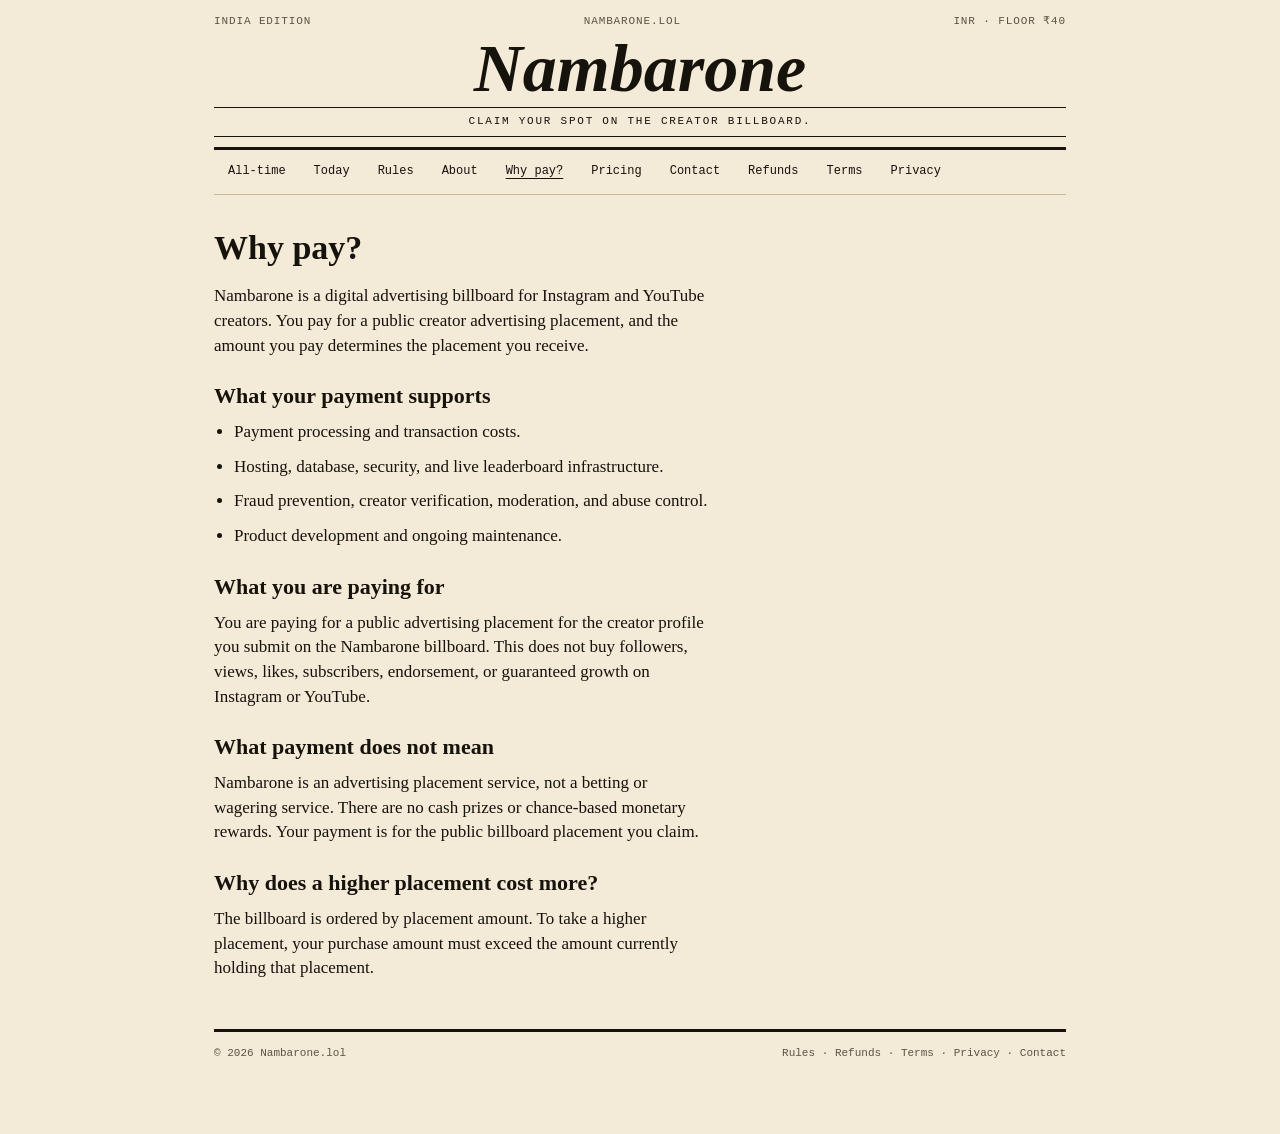
<file: why-pay.html>
<!DOCTYPE html>
<html lang="en">
<head>
  <meta charset="UTF-8" />
  <meta name="viewport" content="width=device-width, initial-scale=1" />
  
  <link rel="icon" href="favicon.svg" type="image/svg+xml" />
  <link rel="icon" href="favicon.ico" sizes="32x32" />
  <link rel="apple-touch-icon" href="favicon.svg" />
  <meta property="og:type" content="website" />
  <meta property="og:site_name" content="Nambarone.lol" />
  <meta property="og:title" content="Nambarone.lol — Claim your spot on the creator billboard." />
  <meta property="og:description" content="Public ranking sheet for Indian Instagram and YouTube creators. Rank is what you pay. Floor ₹40." />
  <meta property="og:image" content="https://nambarone.lol/og.png" />
  <meta property="og:url" content="https://nambarone.lol/" />
  <meta name="twitter:card" content="summary_large_image" />
  <meta name="twitter:title" content="Nambarone.lol — Claim your spot on the creator billboard." />
  <meta name="twitter:description" content="Public ranking sheet for Indian Instagram and YouTube creators. Rank is what you pay. Floor ₹40." />
  <meta name="twitter:image" content="https://nambarone.lol/og.png" />
  <meta name="theme-color" content="#f3ead7" />
  <meta name="description" content="Why Nambarone charges money to claim a public creator ranking spot and what payments support." />
  <title>Why pay? — Nambarone.lol</title>
  <style>
:root {
  --paper: #f3ead7;
  --ink: #16120c;
  --muted: #5c5346;
  --rule: #c9b89a;
  --red: #c1121f;
  --red-d: #8b0d16;
  --cream: #fff8ea;
}
* { box-sizing: border-box; margin: 0; padding: 0; }
html, body { background: var(--paper); color: var(--ink); min-height: 100vh; }
body { font-family: Georgia, "Times New Roman", serif; line-height: 1.45; }
a { color: inherit; text-decoration: none; }
.mast { border-bottom: 3px solid var(--ink); padding: 14px 0 10px; }
.mast-top {
  display: flex; justify-content: space-between; align-items: baseline; gap: 8px; flex-wrap: wrap;
  font-family: ui-monospace, Menlo, Consolas, monospace;
  font-size: 11px; letter-spacing: 0.08em; text-transform: uppercase; color: var(--muted);
}
.wordmark {
  font-family: Georgia, "Times New Roman", serif; font-style: italic;
  font-size: clamp(40px, 8vw, 68px); line-height: 0.9; text-align: center;
  padding: 8px 0 4px; font-weight: 700;
}
.tagline {
  text-align: center;
  font-family: ui-monospace, Menlo, Consolas, monospace;
  font-size: 11px; letter-spacing: 0.16em; text-transform: uppercase;
  border-top: 1px solid var(--ink); border-bottom: 1px solid var(--ink);
  padding: 6px 0; margin-top: 4px;
}
nav.ed {
  display: flex; flex-wrap: wrap; justify-content: center;
  font-family: ui-monospace, Menlo, Consolas, monospace; font-size: 12px;
  border-bottom: 1px solid var(--rule);
}
nav.ed a { padding: 10px 12px; }
nav.ed a.on, nav.ed a:hover { text-decoration: underline; text-underline-offset: 4px; }
.sheet { max-width: 880px; margin: 0 auto; padding: 0 18px 72px; }
.kicker {
  font-family: ui-monospace, Menlo, Consolas, monospace; font-size: 11px;
  letter-spacing: 0.16em; text-transform: uppercase; color: var(--red);
  margin: 28px 0 8px;
}
h1.hed { font-size: clamp(28px, 5vw, 44px); font-weight: 700; letter-spacing: -0.03em; line-height: 1.05; }
.deck { margin: 10px 0 22px; color: var(--muted); max-width: 58ch; font-size: 18px; }
.stats { display: grid; grid-template-columns: repeat(3, 1fr); border: 1px solid var(--ink); margin: 18px 0 28px; }
.stat { padding: 12px 14px; border-right: 1px solid var(--ink); }
.stat:last-child { border-right: 0; }
.stat b { display: block; font-size: 22px; font-variant-numeric: tabular-nums; }
.stat span {
  font-family: ui-monospace, Menlo, Consolas, monospace; font-size: 10px;
  letter-spacing: 0.1em; text-transform: uppercase; color: var(--muted);
}
@media (max-width: 640px) {
  .stats { grid-template-columns: 1fr; }
  .stat { border-right: 0; border-bottom: 1px solid var(--ink); }
}
.claim { background: var(--cream); border: 1px solid var(--ink); padding: 16px; margin-bottom: 28px; }
.claim h2 {
  font-family: ui-monospace, Menlo, Consolas, monospace; font-size: 11px;
  letter-spacing: 0.14em; text-transform: uppercase; margin-bottom: 12px;
}
.grid3 { display: grid; grid-template-columns: 1fr 150px 210px; gap: 8px; }
@media (max-width: 700px) { .grid3 { grid-template-columns: 1fr; } }
input, select, textarea, button {
  font: 15px/1.3 ui-monospace, Menlo, Consolas, monospace;
  border: 1px solid var(--ink); background: #fff; color: var(--ink);
  padding: 10px; border-radius: 0;
}
textarea { width: 100%; min-height: 120px; font-family: Georgia, serif; }
.amt { display: flex; }
.amt button { width: 40px; cursor: pointer; background: var(--paper); }
.amt input { flex: 1; min-width: 0; }
.actions { display: flex; flex-wrap: wrap; gap: 8px; margin-top: 10px; align-items: center; }
button.go { background: var(--red); color: #fff; border-color: var(--red-d); font-weight: 600; cursor: pointer; }
button.quiet { background: transparent; cursor: pointer; }
.fine { font-family: ui-monospace, Menlo, Consolas, monospace; font-size: 11px; color: var(--muted); margin-top: 8px; }
.filters { display: flex; flex-wrap: wrap; gap: 6px; margin: 0 0 14px; }
.filters button {
  background: transparent; cursor: pointer; font-size: 11px;
  letter-spacing: 0.06em; text-transform: uppercase; padding: 6px 8px;
}
.filters button.on { background: var(--ink); color: var(--paper); }
table.board { width: 100%; border-collapse: collapse; font-size: 16px; }
table.board th {
  font-family: ui-monospace, Menlo, Consolas, monospace; font-size: 10px;
  letter-spacing: 0.12em; text-transform: uppercase; text-align: left;
  border-bottom: 2px solid var(--ink); padding: 8px 6px;
}
table.board td { padding: 12px 6px; border-bottom: 1px solid var(--rule); vertical-align: top; }
table.board tr.one td { background: #f7d7d4; }
.r { font-family: ui-monospace, Menlo, Consolas, monospace; font-weight: 600; color: var(--red); width: 48px; }
.name { font-weight: 700; }
.sub { display: block; font-size: 13px; color: var(--muted); font-family: ui-monospace, Menlo, Consolas, monospace; }
.money { font-variant-numeric: tabular-nums; font-weight: 700; white-space: nowrap; }
.take { font-family: ui-monospace, Menlo, Consolas, monospace; font-size: 11px; text-decoration: underline; cursor: pointer; color: var(--red); }
.prose { max-width: 62ch; }
.prose h1 { font-size: 34px; margin: 28px 0 12px; }
.prose h2 { font-size: 22px; margin: 22px 0 8px; }
.prose p, .prose li { margin-bottom: 10px; font-size: 17px; }
.prose ul { padding-left: 20px; }
.prose a { color: var(--red); text-decoration: underline; }
.act { font-size: 15px; padding: 8px 0; border-bottom: 1px dotted var(--rule); }
footer.col {
  margin-top: 48px; padding-top: 14px; border-top: 3px solid var(--ink);
  display: flex; justify-content: space-between; gap: 12px; flex-wrap: wrap;
  font-family: ui-monospace, Menlo, Consolas, monospace; font-size: 11px; color: var(--muted);
}
.toast {
  position: fixed; bottom: 16px; left: 50%; transform: translateX(-50%);
  background: var(--ink); color: var(--paper); padding: 10px 14px;
  font-family: ui-monospace, Menlo, Consolas, monospace; font-size: 12px; display: none; z-index: 9;
}

.who { display: flex; gap: 10px; align-items: flex-start; }
.avatar {
  width: 44px; height: 44px; object-fit: cover; flex: none;
  border: 1px solid var(--ink); background: #ddd;
}
.avatar.lg { width: 64px; height: 64px; }

html { -webkit-text-size-adjust: 100%; }
.sheet { padding-left: 14px; padding-right: 14px; }
button.go, button.quiet, .take, nav.ed a { min-height: 44px; display: inline-flex; align-items: center; }
input, select, button { font-size: 16px; } /* prevent iOS zoom */
nav.ed {
  justify-content: flex-start;
  overflow-x: auto;
  -webkit-overflow-scrolling: touch;
  flex-wrap: nowrap;
  scrollbar-width: none;
}
nav.ed::-webkit-scrollbar { display: none; }
nav.ed a { white-space: nowrap; padding: 12px 14px; }

@media (max-width: 760px) {
  .wordmark { font-size: 42px; padding: 10px 0 6px; }
  .tagline { letter-spacing: 0.08em; font-size: 10px; padding: 8px 4px; }
  h1.hed { font-size: 28px; }
  .deck { font-size: 16px; }
  .mast-top { justify-content: center; text-align: center; }
  .claim { padding: 14px; }
  .grid3 { grid-template-columns: 1fr; }
  .amt { width: 100%; }
  .actions { flex-direction: column; align-items: stretch; }
  .actions button { width: 100%; justify-content: center; }
  .filters { overflow-x: auto; flex-wrap: nowrap; -webkit-overflow-scrolling: touch; }
  .filters button { flex: none; }

  table.board thead { display: none; }
  table.board, table.board tbody { display: block; width: 100%; }
  table.board tr {
    display: grid;
    grid-template-columns: 52px 1fr;
    grid-template-areas:
      "rank who"
      "meta meta"
      "take take";
    gap: 8px 10px;
    border: 1px solid var(--ink);
    margin: 0 0 10px;
    padding: 12px;
    background: var(--cream);
  }
  table.board tr.one { background: #f7d7d4; }
  table.board td { border: 0; padding: 0; }
  table.board td.r {
    grid-area: rank; font-size: 22px; padding-top: 6px;
  }
  table.board td:nth-child(2) { grid-area: who; }
  table.board td.money,
  table.board td:nth-child(6) { display: none; }
  table.board td.money:nth-child(3),
  table.board td.money:nth-child(4),
  table.board td.money:nth-child(5) {
    display: inline;
  }
  .mob-meta { grid-area: meta; display: flex; flex-wrap: wrap; gap: 8px 14px; font-family: ui-monospace, Menlo, Consolas, monospace; font-size: 12px; }
  .mob-take { grid-area: take; }
  .mob-take .take {
    display: flex; justify-content: center; width: 100%;
    border: 1px solid var(--ink); padding: 10px; text-decoration: none;
    background: #fff;
  }
  .avatar { width: 48px; height: 48px; }
  footer.col { flex-direction: column; }
}

@media (min-width: 761px) {
  .mob-meta, .mob-take { display: none; }
}

.visits {
  display: block; margin-top: 6px;
  font-family: ui-monospace, Menlo, Consolas, monospace;
  font-size: 11px; color: var(--red); letter-spacing: 0.02em;
}
.visits b { font-size: 13px; }
a.name { font-weight: 700; }
a.name:hover, .who a:hover { text-decoration: underline; }

.take.share { display: block; margin-top: 6px; color: var(--ink); }
.slip-wrap {
  display: none; position: fixed; inset: 0; background: rgba(22,18,12,.45);
  z-index: 30; align-items: center; justify-content: center; padding: 18px;
}
.slip {
  width: min(420px, 100%); background: var(--paper); border: 2px solid var(--ink);
  padding: 20px 18px 16px; position: relative;
  box-shadow: 6px 8px 0 #16120c;
}
.slip h3 { font-size: 26px; line-height: 1.1; margin: 4px 0 10px; }
.slip-name { font-weight: 700; font-size: 18px; }
.slip-x {
  position: absolute; top: 8px; right: 8px; background: transparent; cursor: pointer;
}
.slip-shares { display: flex; flex-wrap: wrap; gap: 8px; margin: 14px 0 8px; }
.slip-shares button {
  background: var(--cream); cursor: pointer;
}
@media (max-width: 760px) {
  .mob-take .take.share { margin-top: 8px; }
}
.launch-note { border: 1px dashed var(--red); padding: 10px 12px; margin: 18px 0; font-family: ui-monospace, Menlo, Consolas, monospace; font-size: 12px; background: #fff8ea; }
.launch-note b { color: var(--red); }
</style>
</head>
<body>
  <div class="sheet">
    <header class="mast">
      <div class="mast-top">
        <span>India edition</span>
        <span>nambarone.lol</span>
        <span>INR · floor ₹40</span>
      </div>
      <div class="wordmark"><a href="index.html">Nambarone</a></div>
      <div class="tagline">Claim your spot on the creator billboard.</div>
    </header>
    <nav class="ed">
      <a class="" href="index.html">All-time</a>
<a class="" href="today.html">Today</a>
<a class="" href="rules.html">Rules</a>
<a class="" href="about.html">About</a>
<a class="on" href="why-pay.html">Why pay?</a>
<a class="" href="pricing.html">Pricing</a>
<a class="" href="contact.html">Contact</a>
<a class="" href="refund.html">Refunds</a>
<a class="" href="terms.html">Terms</a>
<a class="" href="privacy.html">Privacy</a>
    </nav>
    
    <article class="prose">
      <h1>Why pay?</h1>
      <p>Nambarone is a digital advertising billboard for Instagram and YouTube creators. You pay for a public creator advertising placement, and the amount you pay determines the placement you receive.</p>
      <h2>What your payment supports</h2>
      <ul>
        <li>Payment processing and transaction costs.</li>
        <li>Hosting, database, security, and live leaderboard infrastructure.</li>
        <li>Fraud prevention, creator verification, moderation, and abuse control.</li>
        <li>Product development and ongoing maintenance.</li>
      </ul>
      <h2>What you are paying for</h2>
      <p>You are paying for a public advertising placement for the creator profile you submit on the Nambarone billboard. This does not buy followers, views, likes, subscribers, endorsement, or guaranteed growth on Instagram or YouTube.</p>
      <h2>What payment does not mean</h2>
      <p>Nambarone is an advertising placement service, not a betting or wagering service. There are no cash prizes or chance-based monetary rewards. Your payment is for the public billboard placement you claim.</p>
      <h2>Why does a higher placement cost more?</h2>
      <p>The billboard is ordered by placement amount. To take a higher placement, your purchase amount must exceed the amount currently holding that placement.</p>
    </article>

    <footer class="col">
      <div>© 2026 Nambarone.lol</div>
      <div><a href="rules.html">Rules</a> · <a href="refund.html">Refunds</a> · <a href="terms.html">Terms</a> · <a href="privacy.html">Privacy</a> · <a href="contact.html">Contact</a></div>
    </footer>
  </div>
  <div class="toast" id="toast"></div>
  
</body>
</html>
</file>
<file: styles.css>
:root {
  --paper: #f3ead7;
  --ink: #16120c;
  --muted: #5c5346;
  --rule: #c9b89a;
  --red: #c1121f;
  --red-d: #8b0d16;
  --cream: #fff8ea;
}
* { box-sizing: border-box; margin: 0; padding: 0; }
html, body { background: var(--paper); color: var(--ink); min-height: 100vh; }
body { font-family: Georgia, "Times New Roman", serif; line-height: 1.45; }
a { color: inherit; text-decoration: none; }
.mast { border-bottom: 3px solid var(--ink); padding: 14px 0 10px; }
.mast-top {
  display: flex; justify-content: space-between; align-items: baseline; gap: 8px; flex-wrap: wrap;
  font-family: ui-monospace, Menlo, Consolas, monospace;
  font-size: 11px; letter-spacing: 0.08em; text-transform: uppercase; color: var(--muted);
}
.wordmark {
  font-family: Georgia, "Times New Roman", serif; font-style: italic;
  font-size: clamp(40px, 8vw, 68px); line-height: 0.9; text-align: center;
  padding: 8px 0 4px; font-weight: 700;
}
.tagline {
  text-align: center;
  font-family: ui-monospace, Menlo, Consolas, monospace;
  font-size: 11px; letter-spacing: 0.16em; text-transform: uppercase;
  border-top: 1px solid var(--ink); border-bottom: 1px solid var(--ink);
  padding: 6px 0; margin-top: 4px;
}
nav.ed {
  display: flex; flex-wrap: wrap; justify-content: center;
  font-family: ui-monospace, Menlo, Consolas, monospace; font-size: 12px;
  border-bottom: 1px solid var(--rule);
}
nav.ed a { padding: 10px 12px; }
nav.ed a.on, nav.ed a:hover { text-decoration: underline; text-underline-offset: 4px; }
.sheet { max-width: 880px; margin: 0 auto; padding: 0 18px 72px; }
.kicker {
  font-family: ui-monospace, Menlo, Consolas, monospace; font-size: 11px;
  letter-spacing: 0.16em; text-transform: uppercase; color: var(--red);
  margin: 28px 0 8px;
}
h1.hed { font-size: clamp(28px, 5vw, 44px); font-weight: 700; letter-spacing: -0.03em; line-height: 1.05; }
.deck { margin: 10px 0 22px; color: var(--muted); max-width: 58ch; font-size: 18px; }
.stats { display: grid; grid-template-columns: repeat(3, 1fr); border: 1px solid var(--ink); margin: 18px 0 28px; }
.stat { padding: 12px 14px; border-right: 1px solid var(--ink); }
.stat:last-child { border-right: 0; }
.stat b { display: block; font-size: 22px; font-variant-numeric: tabular-nums; }
.stat span {
  font-family: ui-monospace, Menlo, Consolas, monospace; font-size: 10px;
  letter-spacing: 0.1em; text-transform: uppercase; color: var(--muted);
}
@media (max-width: 640px) {
  .stats { grid-template-columns: 1fr; }
  .stat { border-right: 0; border-bottom: 1px solid var(--ink); }
}
.claim { background: var(--cream); border: 1px solid var(--ink); padding: 16px; margin-bottom: 28px; }
.claim h2 {
  font-family: ui-monospace, Menlo, Consolas, monospace; font-size: 11px;
  letter-spacing: 0.14em; text-transform: uppercase; margin-bottom: 12px;
}
.grid3 { display: grid; grid-template-columns: 1fr 150px 210px; gap: 8px; }
@media (max-width: 700px) { .grid3 { grid-template-columns: 1fr; } }
input, select, textarea, button {
  font: 15px/1.3 ui-monospace, Menlo, Consolas, monospace;
  border: 1px solid var(--ink); background: #fff; color: var(--ink);
  padding: 10px; border-radius: 0;
}
textarea { width: 100%; min-height: 120px; font-family: Georgia, serif; }
.amt { display: flex; }
.amt button { width: 40px; cursor: pointer; background: var(--paper); }
.amt input { flex: 1; min-width: 0; }
.actions { display: flex; flex-wrap: wrap; gap: 8px; margin-top: 10px; align-items: center; }
button.go { background: var(--red); color: #fff; border-color: var(--red-d); font-weight: 600; cursor: pointer; }
button.quiet { background: transparent; cursor: pointer; }
.fine { font-family: ui-monospace, Menlo, Consolas, monospace; font-size: 11px; color: var(--muted); margin-top: 8px; }
.filters { display: flex; flex-wrap: wrap; gap: 6px; margin: 0 0 14px; }
.filters button {
  background: transparent; cursor: pointer; font-size: 11px;
  letter-spacing: 0.06em; text-transform: uppercase; padding: 6px 8px;
}
.filters button.on { background: var(--ink); color: var(--paper); }
table.board { width: 100%; border-collapse: collapse; font-size: 16px; }
table.board th {
  font-family: ui-monospace, Menlo, Consolas, monospace; font-size: 10px;
  letter-spacing: 0.12em; text-transform: uppercase; text-align: left;
  border-bottom: 2px solid var(--ink); padding: 8px 6px;
}
table.board td { padding: 12px 6px; border-bottom: 1px solid var(--rule); vertical-align: top; }
table.board tr.one td { background: #f7d7d4; }
.r { font-family: ui-monospace, Menlo, Consolas, monospace; font-weight: 600; color: var(--red); width: 48px; }
.name { font-weight: 700; }
.sub { display: block; font-size: 13px; color: var(--muted); font-family: ui-monospace, Menlo, Consolas, monospace; }
.money { font-variant-numeric: tabular-nums; font-weight: 700; white-space: nowrap; }
.take { font-family: ui-monospace, Menlo, Consolas, monospace; font-size: 11px; text-decoration: underline; cursor: pointer; color: var(--red); }
.prose { max-width: 62ch; }
.prose h1 { font-size: 34px; margin: 28px 0 12px; }
.prose h2 { font-size: 22px; margin: 22px 0 8px; }
.prose p, .prose li { margin-bottom: 10px; font-size: 17px; }
.prose ul { padding-left: 20px; }
.prose a { color: var(--red); text-decoration: underline; }
.act { font-size: 15px; padding: 8px 0; border-bottom: 1px dotted var(--rule); }
footer.col {
  margin-top: 48px; padding-top: 14px; border-top: 3px solid var(--ink);
  display: flex; justify-content: space-between; gap: 12px; flex-wrap: wrap;
  font-family: ui-monospace, Menlo, Consolas, monospace; font-size: 11px; color: var(--muted);
}
.toast {
  position: fixed; bottom: 16px; left: 50%; transform: translateX(-50%);
  background: var(--ink); color: var(--paper); padding: 10px 14px;
  font-family: ui-monospace, Menlo, Consolas, monospace; font-size: 12px; display: none; z-index: 9;
}

.who { display: flex; gap: 10px; align-items: flex-start; }
.avatar {
  width: 44px; height: 44px; object-fit: cover; flex: none;
  border: 1px solid var(--ink); background: #ddd;
}
.avatar.lg { width: 64px; height: 64px; }

html { -webkit-text-size-adjust: 100%; }
.sheet { padding-left: 14px; padding-right: 14px; }
button.go, button.quiet, .take, nav.ed a { min-height: 44px; display: inline-flex; align-items: center; }
input, select, button { font-size: 16px; } /* prevent iOS zoom */
nav.ed {
  justify-content: flex-start;
  overflow-x: auto;
  -webkit-overflow-scrolling: touch;
  flex-wrap: nowrap;
  scrollbar-width: none;
}
nav.ed::-webkit-scrollbar { display: none; }
nav.ed a { white-space: nowrap; padding: 12px 14px; }

@media (max-width: 760px) {
  .wordmark { font-size: 42px; padding: 10px 0 6px; }
  .tagline { letter-spacing: 0.08em; font-size: 10px; padding: 8px 4px; }
  h1.hed { font-size: 28px; }
  .deck { font-size: 16px; }
  .mast-top { justify-content: center; text-align: center; }
  .claim { padding: 14px; }
  .grid3 { grid-template-columns: 1fr; }
  .amt { width: 100%; }
  .actions { flex-direction: column; align-items: stretch; }
  .actions button { width: 100%; justify-content: center; }
  .filters { overflow-x: auto; flex-wrap: nowrap; -webkit-overflow-scrolling: touch; }
  .filters button { flex: none; }

  table.board thead { display: none; }
  table.board, table.board tbody { display: block; width: 100%; }
  table.board tr {
    display: grid;
    grid-template-columns: 52px 1fr;
    grid-template-areas:
      "rank who"
      "meta meta"
      "take take";
    gap: 8px 10px;
    border: 1px solid var(--ink);
    margin: 0 0 10px;
    padding: 12px;
    background: var(--cream);
  }
  table.board tr.one { background: #f7d7d4; }
  table.board td { border: 0; padding: 0; }
  table.board td.r {
    grid-area: rank; font-size: 22px; padding-top: 6px;
  }
  table.board td:nth-child(2) { grid-area: who; }
  table.board td.money,
  table.board td:nth-child(6) { display: none; }
  table.board td.money:nth-child(3),
  table.board td.money:nth-child(4),
  table.board td.money:nth-child(5) {
    display: inline;
  }
  .mob-meta { grid-area: meta; display: flex; flex-wrap: wrap; gap: 8px 14px; font-family: ui-monospace, Menlo, Consolas, monospace; font-size: 12px; }
  .mob-take { grid-area: take; }
  .mob-take .take {
    display: flex; justify-content: center; width: 100%;
    border: 1px solid var(--ink); padding: 10px; text-decoration: none;
    background: #fff;
  }
  .avatar { width: 48px; height: 48px; }
  footer.col { flex-direction: column; }
}

@media (min-width: 761px) {
  .mob-meta, .mob-take { display: none; }
}

.visits {
  display: block; margin-top: 6px;
  font-family: ui-monospace, Menlo, Consolas, monospace;
  font-size: 11px; color: var(--red); letter-spacing: 0.02em;
}
.visits b { font-size: 13px; }
a.name { font-weight: 700; }
a.name:hover, .who a:hover { text-decoration: underline; }

.take.share { display: block; margin-top: 6px; color: var(--ink); }
.slip-wrap {
  display: none; position: fixed; inset: 0; background: rgba(22,18,12,.45);
  z-index: 30; align-items: center; justify-content: center; padding: 18px;
}
.slip {
  width: min(420px, 100%); background: var(--paper); border: 2px solid var(--ink);
  padding: 20px 18px 16px; position: relative;
  box-shadow: 6px 8px 0 #16120c;
}
.slip h3 { font-size: 26px; line-height: 1.1; margin: 4px 0 10px; }
.slip-name { font-weight: 700; font-size: 18px; }
.slip-x {
  position: absolute; top: 8px; right: 8px; background: transparent; cursor: pointer;
}
.slip-shares { display: flex; flex-wrap: wrap; gap: 8px; margin: 14px 0 8px; }
.slip-shares button {
  background: var(--cream); cursor: pointer;
}
@media (max-width: 760px) {
  .mob-take .take.share { margin-top: 8px; }
}

/* ===== Nambarone modern leaderboard upgrade ===== */

.filters {
  gap: 8px;
  margin: 4px 0 18px;
  padding-bottom: 2px;
}

.filters button {
  border: 1px solid var(--rule);
  border-radius: 999px;
  background: rgba(255,255,255,.45);
  transition: transform .16s ease, background .16s ease, color .16s ease;
}

.filters button:hover {
  transform: translateY(-1px);
}

.filters button.on {
  background: var(--ink);
  color: var(--paper);
  border-color: var(--ink);
}

table.board tr {
  transition: transform .18s ease, box-shadow .18s ease;
}

table.board tr:hover {
  transform: translateY(-2px);
  box-shadow: 0 5px 0 rgba(22,18,12,.10);
}

table.board tr.one {
  background: linear-gradient(135deg, #fff1b8, #f7d7d4);
  border-color: var(--red);
  box-shadow: 0 4px 0 rgba(193,18,31,.16);
  position: relative;
}

table.board tr.one .r {
  font-size: 26px;
}

table.board tr.one .money {
  font-size: 19px;
}

.money {
  font-weight: 800;
  letter-spacing: -.02em;
}

.take {
  font-weight: 700;
  text-decoration: none;
  transition: transform .15s ease, opacity .15s ease;
}

.take:hover {
  transform: translateX(3px);
  opacity: .75;
}

.stat {
  transition: transform .18s ease, box-shadow .18s ease;
}

.stat:hover {
  transform: translateY(-2px);
  box-shadow: 0 4px 0 rgba(22,18,12,.08);
}

.stat .avatar {
  border-radius: 50%;
}

@keyframes nambaronePulse {
  0%,100% { box-shadow: 0 4px 0 rgba(193,18,31,.16); }
  50% { box-shadow: 0 7px 18px rgba(193,18,31,.18); }
}

table.board tr.one {
  animation: nambaronePulse 3s ease-in-out infinite;
}

@media (max-width: 760px) {
  table.board tr.one {
    padding: 14px;
  }

  table.board tr.one td.r {
    font-size: 26px;
  }

  table.board tr.one .money {
    font-size: 18px;
  }

  .filters button {
    min-height: 40px;
    padding: 7px 12px;
  }
}

/* Nambarone modern creator cards */
.board-cards{
  display:flex;
  flex-direction:column;
  gap:12px;
  margin-top:14px;
}

.creator-card{
  position:relative;
  display:grid;
  grid-template-columns:54px 58px 1fr auto;
  gap:12px;
  align-items:center;
  padding:16px;
  background:var(--cream);
  border:1px solid var(--ink);
  border-radius:18px;
  box-shadow:4px 4px 0 var(--ink);
  transition:transform .18s ease, box-shadow .18s ease;
}

.creator-card:hover{
  transform:translateY(-2px);
  box-shadow:6px 6px 0 var(--ink);
}

.creator-card-top{
  border:2px solid var(--red);
  box-shadow:5px 5px 0 var(--red);
}

.creator-rank{
  font-family:ui-monospace,Menlo,Consolas,monospace;
  font-size:24px;
  font-weight:900;
  color:var(--red);
}

.creator-avatar-link{
  display:block;
}

.creator-avatar{
  display:block;
  width:58px;
  height:58px;
  object-fit:cover;
  border-radius:16px;
  border:2px solid var(--ink);
  background:#fff;
}

.creator-main{
  min-width:0;
}

.creator-name{
  display:block;
  color:var(--ink);
  font-size:21px;
  line-height:1.05;
  font-weight:900;
  text-decoration:none;
  overflow:hidden;
  text-overflow:ellipsis;
  white-space:nowrap;
}

.creator-handle{
  margin-top:3px;
  font-family:ui-monospace,Menlo,Consolas,monospace;
  font-size:12px;
  color:var(--muted);
}

.creator-topic{
  display:flex;
  gap:5px;
  align-items:center;
  margin-top:8px;
  font-family:ui-monospace,Menlo,Consolas,monospace;
  font-size:10px;
  font-weight:800;
  text-transform:uppercase;
  letter-spacing:.08em;
  color:var(--red);
}

.creator-stats{
  display:flex;
  flex-wrap:wrap;
  gap:10px;
  margin-top:9px;
  font-size:10px;
  color:var(--muted);
}

.creator-stats b{
  color:var(--ink);
}

.creator-action{
  min-width:105px;
  text-align:right;
}

.creator-price{
  font-family:ui-monospace,Menlo,Consolas,monospace;
  font-size:18px;
  font-weight:900;
}

.creator-take{
  display:block;
  margin-top:7px;
  color:var(--red);
  font-size:11px;
  font-weight:900;
  cursor:pointer;
}

.creator-share{
  margin-top:5px;
  color:var(--muted);
  font-size:9px;
}

.empty-board{
  padding:28px 20px;
  border:1px dashed var(--ink);
  border-radius:18px;
  text-align:center;
}

.empty-board strong,
.empty-board span{
  display:block;
}

.empty-board strong{
  font-size:18px;
}

.empty-board span{
  margin-top:5px;
  color:var(--muted);
  font-size:12px;
}

.empty-icon{
  margin-bottom:8px;
  color:var(--red);
  font-family:ui-monospace,Menlo,Consolas,monospace;
  font-size:28px;
  font-weight:900;
}

@media(max-width:760px){
  .creator-card{
    grid-template-columns:42px 52px 1fr;
    gap:9px;
    padding:13px;
    border-radius:16px;
  }

  .creator-rank{
    font-size:21px;
  }

  .creator-avatar{
    width:52px;
    height:52px;
    border-radius:14px;
  }

  .creator-name{
    font-size:18px;
  }

  .creator-action{
    grid-column:2 / 4;
    min-width:0;
    display:flex;
    align-items:center;
    justify-content:space-between;
    gap:10px;
    padding-top:9px;
    border-top:1px solid var(--rule);
    text-align:left;
  }

  .creator-price{
    font-size:16px;
  }

  .creator-take{
    margin-top:0;
  }

  .creator-share{
    margin-top:0;
  }
}

/* Refine creator card avatar sizing */
.creator-avatar {
  width: 56px;
  height: 56px;
  min-width: 56px;
  border-radius: 50%;
  object-fit: cover;
}

@media (max-width: 760px) {
  .creator-avatar {
    width: 48px;
    height: 48px;
    min-width: 48px;
  }
}

/* FINAL COMPACT AVATAR */
.creator-avatar-link {
  width: 42px !important;
  height: 42px !important;
  min-width: 42px !important;
  min-height: 42px !important;
  flex: 0 0 42px !important;
}

.creator-avatar {
  width: 42px !important;
  height: 42px !important;
  min-width: 42px !important;
  min-height: 42px !important;
  max-width: 42px !important;
  max-height: 42px !important;
  border-radius: 50% !important;
  object-fit: cover !important;
}

@media (max-width: 760px) {
  .creator-avatar-link,
  .creator-avatar {
    width: 38px !important;
    height: 38px !important;
    min-width: 38px !important;
    min-height: 38px !important;
    max-width: 38px !important;
    max-height: 38px !important;
    flex-basis: 38px !important;
  }
}

@media (max-width: 760px) {
  .creator-card {
    grid-template-columns: 34px 36px 1fr;
    gap: 7px;
    padding: 11px;
    border-radius: 14px;
  }

  .creator-rank {
    font-size: 17px;
  }

  .creator-avatar-link,
  .creator-avatar {
    width: 34px !important;
    height: 34px !important;
    min-width: 34px !important;
    min-height: 34px !important;
    max-width: 34px !important;
    max-height: 34px !important;
    flex-basis: 34px !important;
  }

  .creator-name {
    font-size: 17px;
  }

  .creator-handle {
    font-size: 10px;
  }

  .creator-topic {
    margin-top: 5px;
    font-size: 8px;
  }

  .creator-stats {
    margin-top: 6px;
    gap: 7px;
    font-size: 9px;
  }

  .creator-action {
    grid-column: 2 / 4;
    padding-top: 7px;
  }

  .creator-price {
    font-size: 14px;
  }

  .creator-take {
    font-size: 10px;
  }
}

@media (max-width: 760px) {
  .board-cards {
    gap: 7px;
    margin-top: 9px;
  }

  .creator-card {
    grid-template-columns: 28px 30px minmax(0, 1fr) auto;
    gap: 7px;
    padding: 8px 9px;
    border-radius: 11px;
    box-shadow: 2px 2px 0 var(--ink);
  }

  .creator-card:hover {
    transform: none;
    box-shadow: 2px 2px 0 var(--ink);
  }

  .creator-rank {
    font-size: 15px;
  }

  .creator-avatar-link,
  .creator-avatar {
    width: 30px !important;
    height: 30px !important;
    min-width: 30px !important;
    min-height: 30px !important;
    max-width: 30px !important;
    max-height: 30px !important;
    flex-basis: 30px !important;
  }

  .creator-name {
    font-size: 15px;
    line-height: 1;
  }

  .creator-handle {
    margin-top: 2px;
    font-size: 8px;
  }

  .creator-topic {
    margin-top: 3px;
    font-size: 7px;
    letter-spacing: .05em;
  }

  .creator-stats {
    margin-top: 4px;
    gap: 5px;
    font-size: 8px;
  }

  .creator-action {
    grid-column: auto;
    display: block;
    min-width: 48px;
    padding: 0;
    border: 0;
    text-align: right;
  }

  .creator-price {
    font-size: 12px;
    line-height: 1;
  }

  .creator-take {
    margin-top: 3px;
    font-size: 8px;
    white-space: nowrap;
  }

  .creator-share {
    display: none;
  }
}

/* MOBILE HORIZONTAL LEADERBOARD */
@media (max-width: 760px) {
  .board-cards {
    gap: 6px;
    margin-top: 8px;
  }

  .creator-card {
    display: grid;
    grid-template-columns: 24px 34px minmax(0, 1fr) auto;
    align-items: center;
    gap: 7px;
    width: 100%;
    box-sizing: border-box;
    padding: 8px;
    min-height: 52px;
    border-radius: 10px;
    box-shadow: 2px 2px 0 var(--ink);
  }

  .creator-rank {
    font-size: 14px;
    line-height: 1;
  }

  .creator-avatar-link,
  .creator-avatar {
    width: 34px !important;
    height: 34px !important;
    min-width: 34px !important;
    min-height: 34px !important;
    max-width: 34px !important;
    max-height: 34px !important;
  }

  .creator-name {
    font-size: 15px;
    line-height: 1.05;
  }

  .creator-handle {
    display: none;
  }

  .creator-topic {
    margin-top: 3px;
    font-size: 7px;
    line-height: 1;
  }

  .creator-stats {
    margin-top: 3px;
    gap: 6px;
    font-size: 7px;
    line-height: 1;
    white-space: nowrap;
  }

  .creator-action {
    grid-column: auto;
    min-width: 45px;
    padding: 0;
    border: 0;
    text-align: right;
  }

  .creator-price {
    font-size: 13px;
    line-height: 1;
  }

  .creator-take {
    margin-top: 3px;
    font-size: 7px;
    line-height: 1;
    white-space: nowrap;
  }

  .creator-share {
    display: none;
  }
}
</file>
